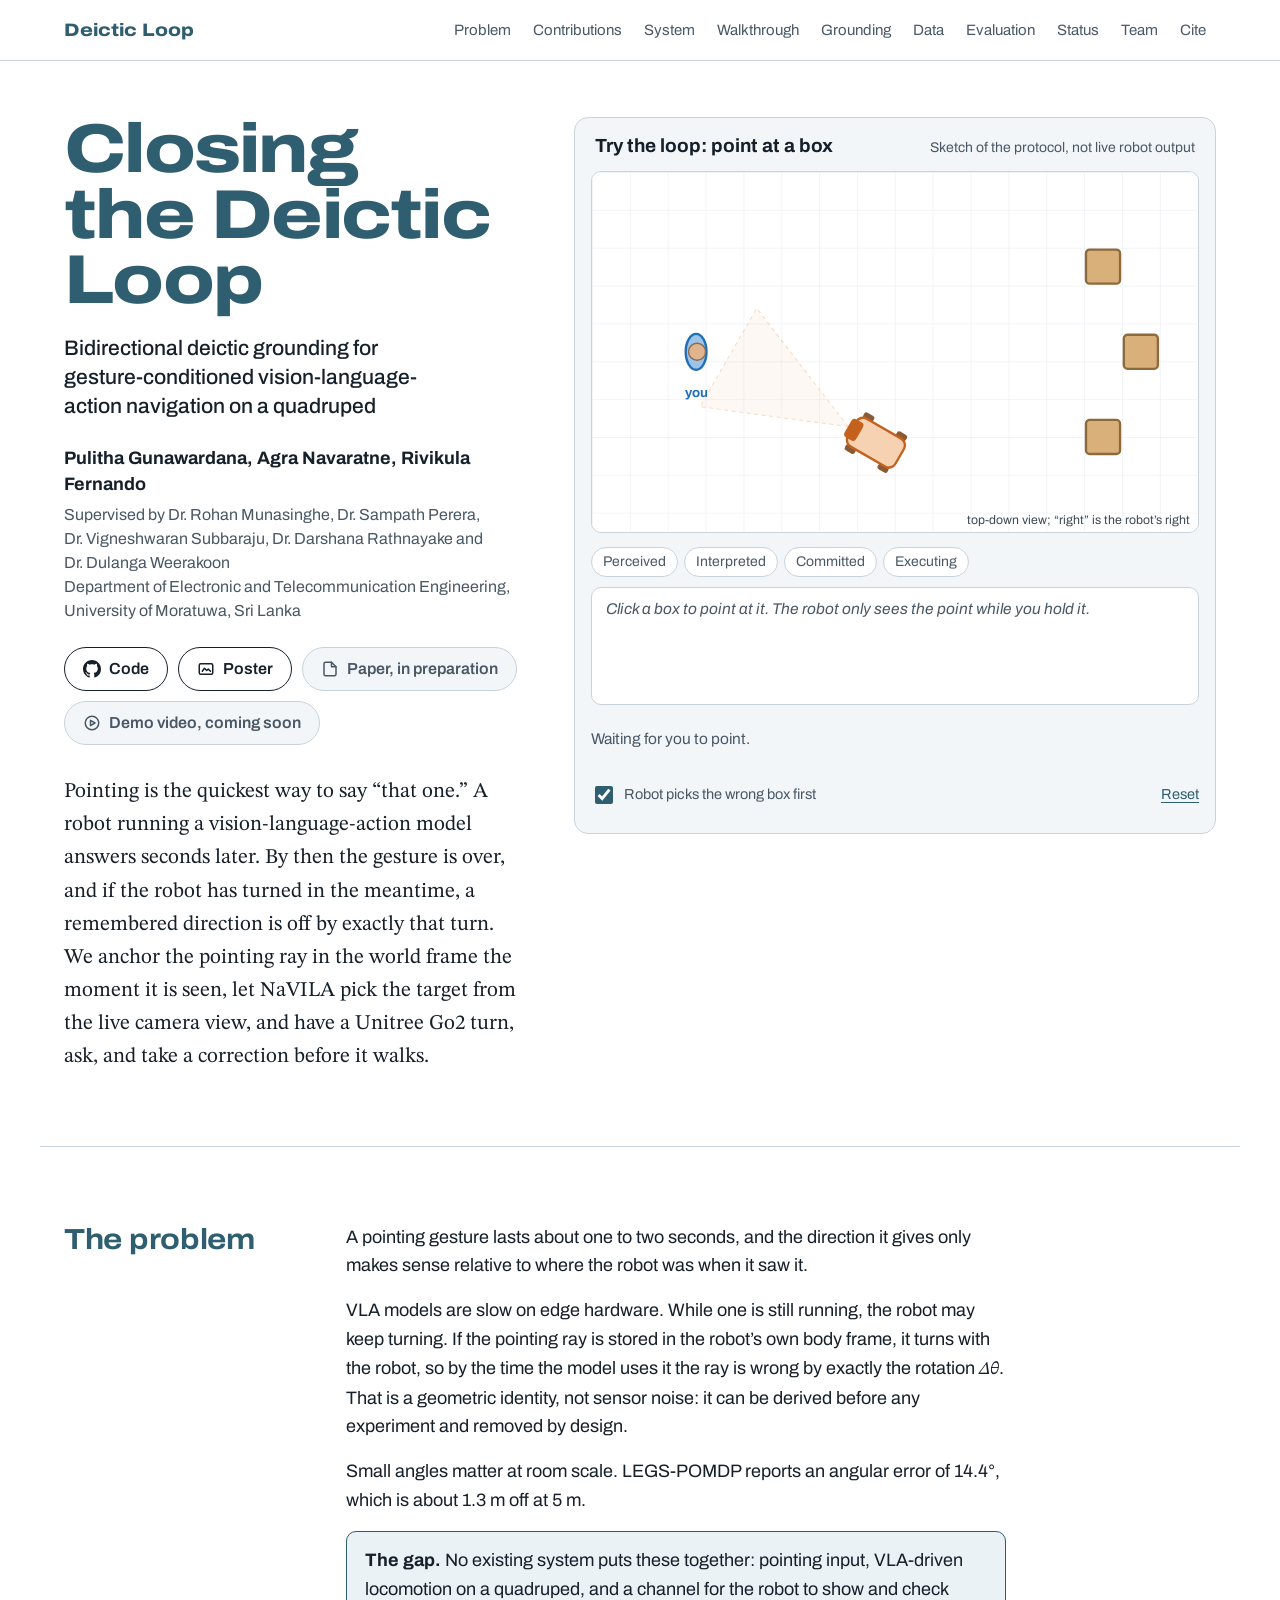
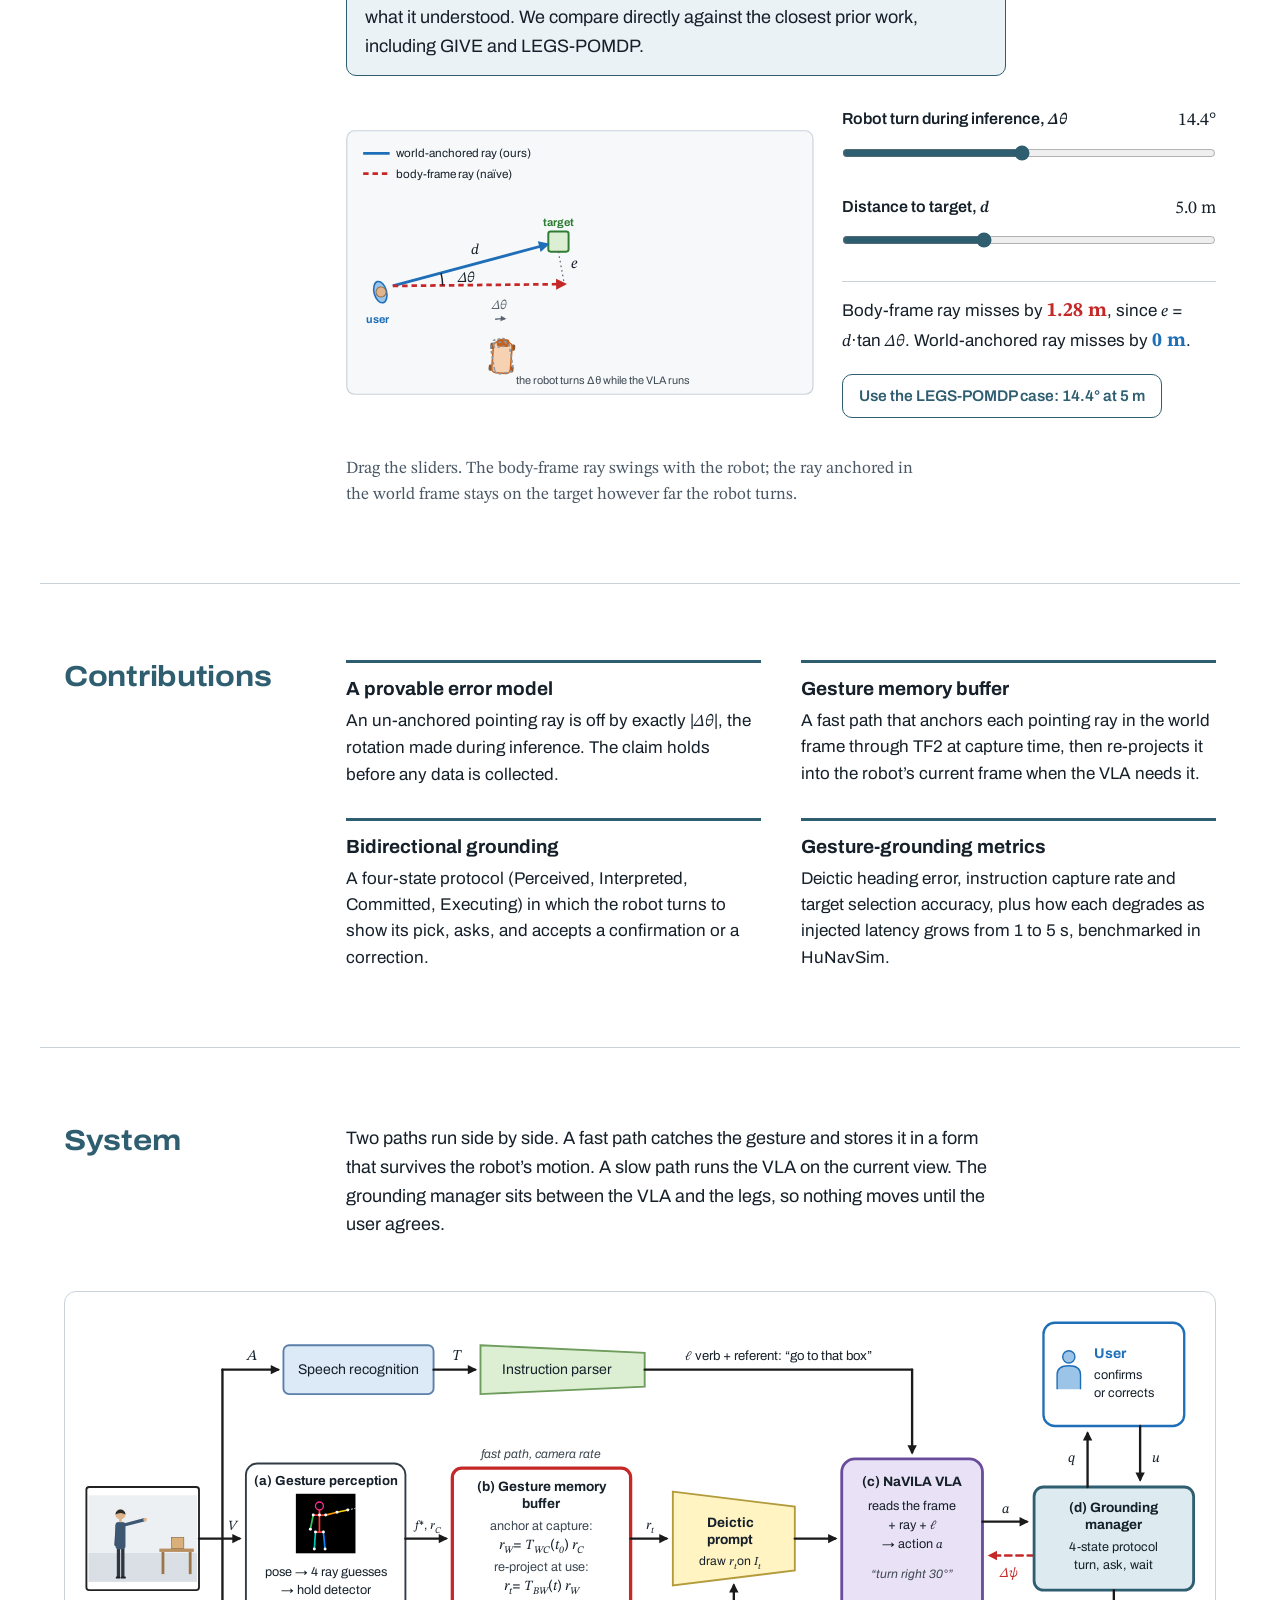
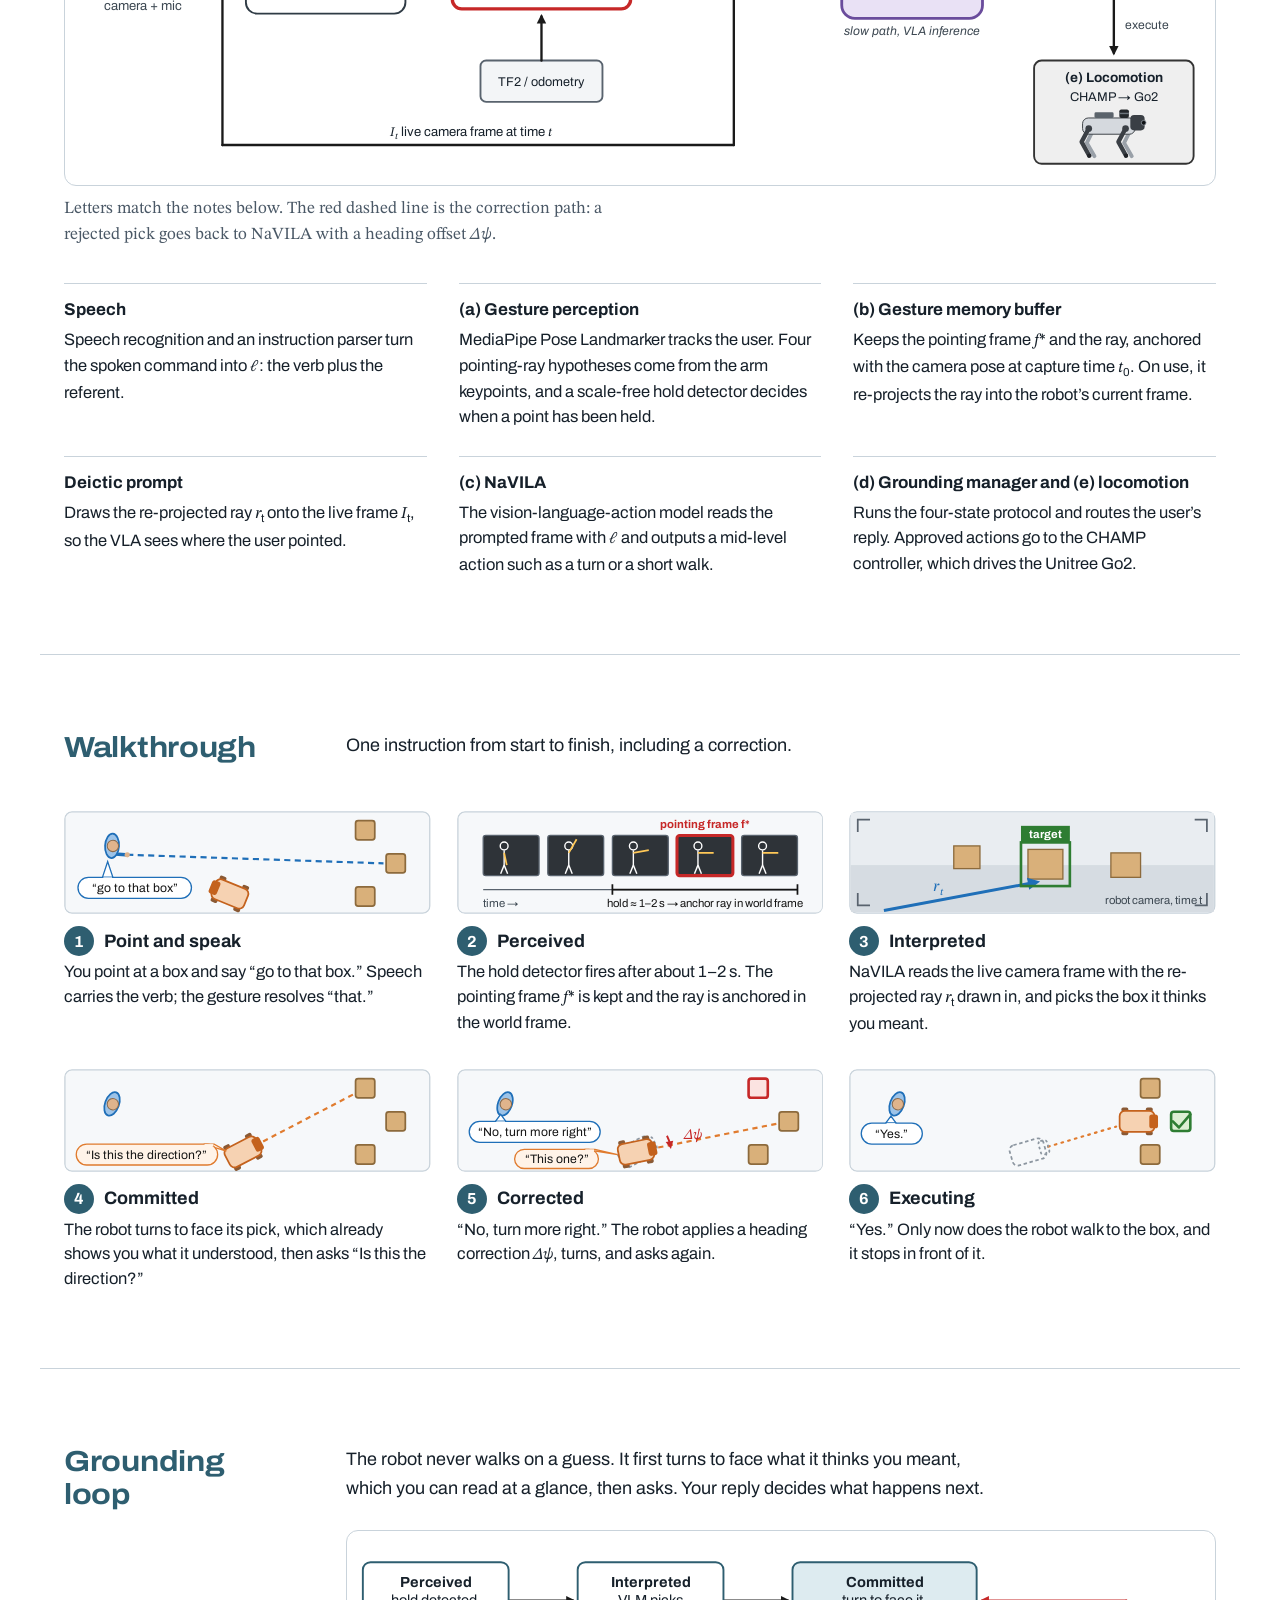
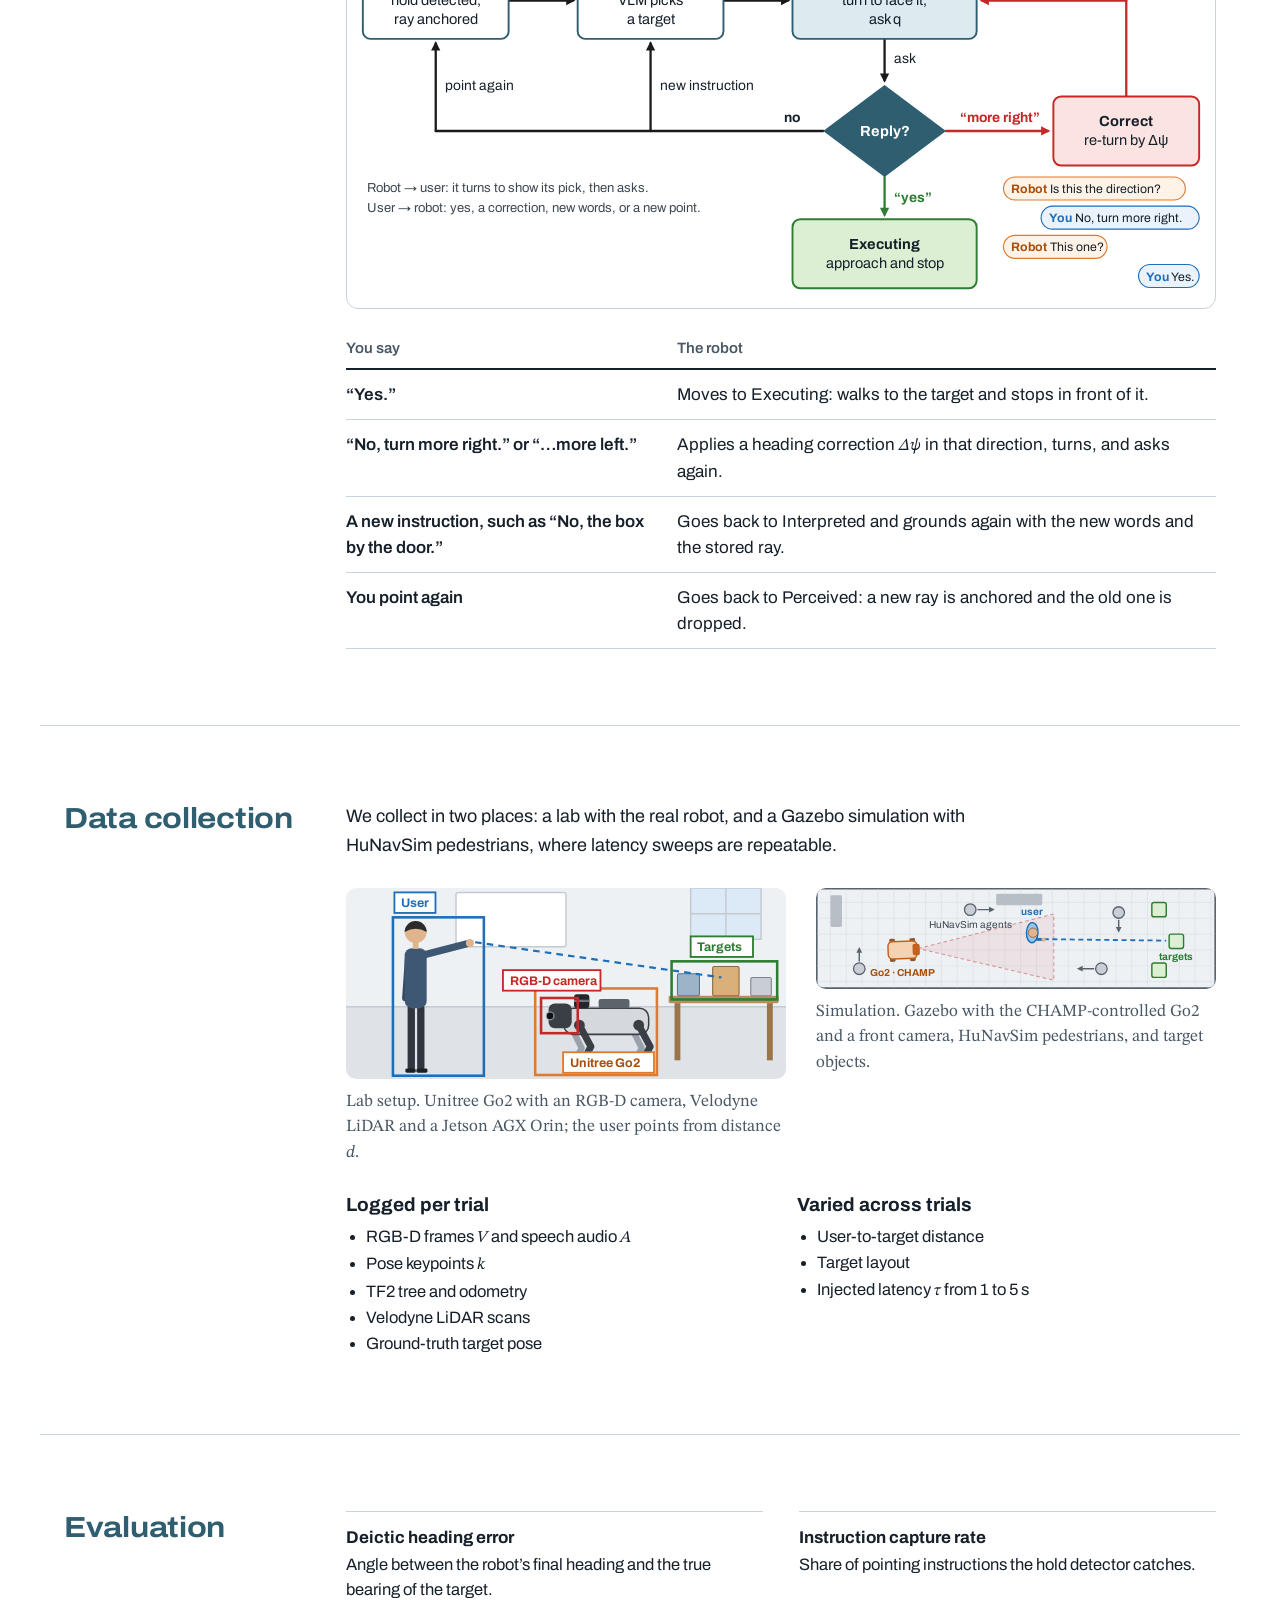
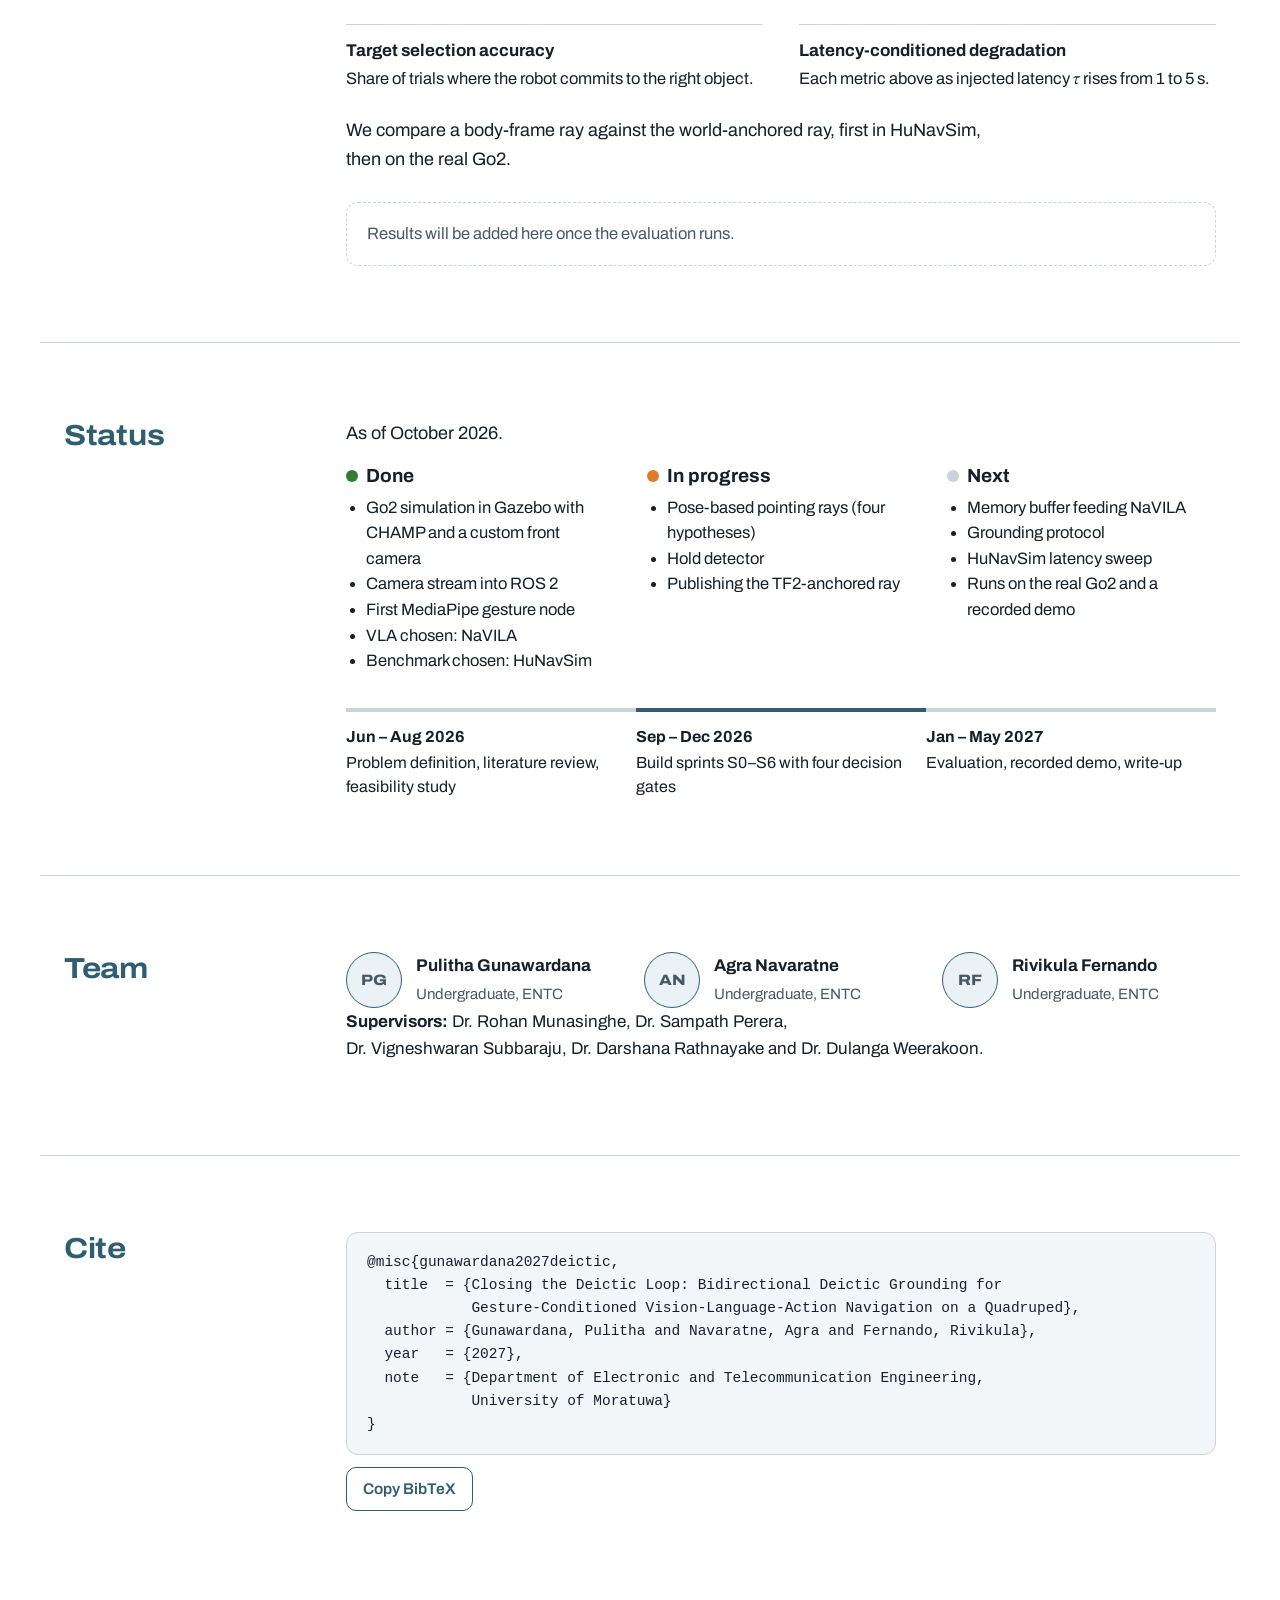
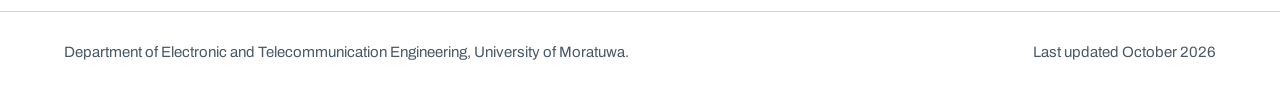
<file: docs/portfolio/index.html>
<!doctype html>
<html lang="en">
<head>
<meta charset="utf-8">
<meta name="viewport" content="width=device-width, initial-scale=1">
<title>Closing the Deictic Loop | Gesture-conditioned VLA navigation on a quadruped</title>
<meta name="description" content="A University of Moratuwa final-year project: a Unitree Go2 that follows pointing gestures through a vision-language-action model, anchors the pointing ray in the world frame, and checks its interpretation with the user before it moves.">
<meta property="og:title" content="Closing the Deictic Loop">
<meta property="og:description" content="Gesture-conditioned VLA navigation on a quadruped, with a robot-to-human grounding loop.">
<meta property="og:type" content="website">
<meta name="theme-color" content="#2E5E70">
<link rel="icon" href="data:image/svg+xml,%3Csvg xmlns='http://www.w3.org/2000/svg' viewBox='0 0 64 64'%3E%3Crect width='64' height='64' rx='14' fill='%232E5E70'/%3E%3Cpath d='M14 40 L40 22' stroke='%23fff' stroke-width='6' stroke-linecap='round' stroke-dasharray='8 7'/%3E%3Crect x='40' y='14' width='14' height='14' rx='2' fill='%23fff'/%3E%3C/svg%3E">
<link rel="preconnect" href="https://fonts.googleapis.com">
<link rel="preconnect" href="https://fonts.gstatic.com" crossorigin>
<link rel="stylesheet" href="https://fonts.googleapis.com/css2?family=Archivo:wdth,wght@75..125,400..800&amp;family=STIX+Two+Text:ital,wght@0,400;0,600;1,400&amp;display=swap">
<style>
:root{--ink:#16202A;--muted:#4A5866;--teal:#2E5E70;--teal-d:#1F4554;--wash:#EAF2F5;--rule:#C9D3DB;--well:#F3F6F8;
--blue:#1F6FB8;--orange:#E07B2E;--orange-t:#A84F0C;--green:#2E7D32;--red:#C62828;
--sans:'Archivo','Helvetica Neue',Helvetica,sans-serif;--serif:'STIX Two Text','Times New Roman',serif;
--mono:ui-monospace,SFMono-Regular,Menlo,Consolas,monospace;--max:1200px}
*{box-sizing:border-box}
html{scroll-padding-top:76px;color-scheme:light;-webkit-text-size-adjust:100%}
body{margin:0;background:#fff;color:var(--ink);font-family:var(--sans);font-size:18px;line-height:1.6;-webkit-font-smoothing:antialiased}
svg{max-width:100%}
.ill{display:block;width:100%;height:auto}
a{color:var(--teal);text-underline-offset:3px;text-decoration-thickness:1.5px}
a:hover{color:var(--teal-d)}
:focus-visible{outline:3px solid var(--teal);outline-offset:3px;border-radius:4px}
.skip{position:absolute;left:-9999px;top:10px;background:var(--ink);color:#fff;padding:10px 14px;border-radius:8px;z-index:50}
.skip:focus{left:10px}
i.m,.m{font-family:var(--serif);font-style:italic}
sub{font-size:.7em}

.topbar{position:sticky;top:0;z-index:20;background:rgba(255,255,255,.95);backdrop-filter:saturate(1.2) blur(8px);border-bottom:1px solid var(--rule)}
.topbar-in{max-width:var(--max);margin:0 auto;padding:0 24px;height:60px;display:flex;align-items:center;gap:20px}
.brand{font-weight:800;font-stretch:115%;font-size:18px;color:var(--teal);text-decoration:none;white-space:nowrap}
.nav{display:flex;gap:2px;overflow-x:auto;scrollbar-width:none;margin-left:auto}
.nav::-webkit-scrollbar{display:none}
.nav a{display:block;padding:8px 10px;font-size:15px;color:var(--muted);text-decoration:none;white-space:nowrap;border-radius:6px}
.nav a:hover{color:var(--ink);background:var(--well)}
@media (max-width:1100px){.nav{mask-image:linear-gradient(90deg,#000 90%,transparent)}}
@media (max-width:640px){.topbar-in{padding:0 14px;gap:12px}.brand{font-size:16px}}

.hero{max-width:var(--max);margin:0 auto;padding:56px 24px 72px;display:grid;grid-template-columns:minmax(0,5fr) minmax(0,7fr);gap:52px;align-items:start}
.hero h1{font-size:clamp(44px,5.4vw,76px);line-height:.95;font-weight:800;font-stretch:120%;letter-spacing:-.025em;color:var(--teal);margin:0 0 20px;text-wrap:balance}
.hero .sub{font-size:21px;line-height:1.38;font-weight:500;margin:0 0 24px;text-wrap:balance}
.authors{margin:0;font-weight:700;font-size:18px;line-height:1.45}
.affil{margin:6px 0 24px;color:var(--muted);font-size:16px;line-height:1.5}
.links{display:flex;flex-wrap:wrap;gap:10px;margin:0 0 30px;padding:0;list-style:none}
.btn{display:inline-flex;align-items:center;gap:8px;min-height:44px;padding:0 18px;border:1.5px solid var(--ink);border-radius:999px;color:var(--ink);text-decoration:none;font-weight:600;font-size:16px;background:#fff}
.btn svg{width:18px;height:18px;flex:none}
.btn:hover{background:var(--ink);color:#fff}
.btn[aria-disabled="true"]{border-color:var(--rule);color:var(--muted);background:var(--well);cursor:default}
.btn[aria-disabled="true"]:hover{background:var(--well);color:var(--muted)}
.lead{font-family:var(--serif);font-size:21px;line-height:1.58;margin:0;max-width:34em}
@media (max-width:980px){.hero{grid-template-columns:1fr;gap:36px;padding-top:36px}}

.demo{border:1.5px solid var(--rule);border-radius:14px;background:var(--well);padding:16px}
.demo-head{display:flex;justify-content:space-between;align-items:baseline;gap:6px 16px;flex-wrap:wrap;margin:0 4px 12px}
.demo-head h2{font-size:19px;line-height:1.3;margin:0;font-weight:700}
.demo-head p{margin:0;font-size:14px;color:var(--muted)}
.scene{display:block;width:100%;height:auto;border:1px solid var(--rule);border-radius:10px;background:#fff;touch-action:manipulation}
.tbox{cursor:pointer}
.tbox .face{fill:#D9B07A;stroke:#8C6A3C;stroke-width:2.5;transition:stroke-width .15s}
.tbox:hover .face{stroke-width:4}
.tbox:focus{outline:none}
.tbox:focus-visible .face{stroke:var(--teal);stroke-width:5}
.tbox.pick .face{stroke:var(--orange);stroke-width:4}
.tbox.reached .face{fill:#DDEFD3;stroke:var(--green);stroke-width:4}
#robot.think{animation:think 1s ease-in-out infinite}
@keyframes think{50%{opacity:.55}}
.chips{display:flex;flex-wrap:wrap;gap:6px;margin:14px 0 10px;padding:0;list-style:none}
.chip{font-size:14px;line-height:1;padding:7px 11px;border-radius:999px;border:1.5px solid var(--rule);color:var(--muted);background:#fff}
.chip.done{border-color:var(--teal);color:var(--teal)}
.chip.on{background:var(--teal);border-color:var(--teal);color:#fff}
.log{min-height:118px;margin:0;padding:10px 14px;list-style:none;background:#fff;border:1px solid var(--rule);border-radius:10px;font-size:15.5px;line-height:1.45}
.log li{margin:0 0 4px}
.log .you b{color:var(--blue)}
.log .bot b{color:var(--orange-t)}
.log .sys{color:var(--muted);font-style:italic}
.controls{display:flex;flex-wrap:wrap;gap:8px;align-items:center;margin-top:12px;min-height:44px}
.controls p{margin:0;font-size:15.5px;color:var(--muted)}
.reply{min-height:44px;padding:0 15px;border-radius:10px;border:1.5px solid var(--ink);background:#fff;color:var(--ink);font:inherit;font-size:15.5px;font-weight:600;cursor:pointer}
.reply.yes{border-color:var(--green);color:var(--green)}
.reply.no{border-color:var(--red);color:var(--red)}
.reply:hover{background:var(--ink);border-color:var(--ink);color:#fff}
.demo-foot{display:flex;flex-wrap:wrap;justify-content:space-between;align-items:center;gap:8px 16px;margin-top:12px;font-size:14.5px;color:var(--muted)}
.demo-foot label{display:flex;align-items:center;gap:8px;cursor:pointer;min-height:44px}
.demo-foot input{width:18px;height:18px;accent-color:var(--teal)}
.linkbtn{background:none;border:0;padding:0;min-height:44px;font:inherit;color:var(--teal);text-decoration:underline;text-underline-offset:3px;cursor:pointer}

.sec{max-width:var(--max);margin:0 auto;padding:76px 24px;border-top:1px solid var(--rule);display:grid;grid-template-columns:230px minmax(0,1fr);column-gap:52px}
.sec>h2{grid-column:1;margin:0;font-size:29px;line-height:1.15;font-weight:700;font-stretch:112%;letter-spacing:-.01em;color:var(--teal);text-wrap:balance}
.sec>.body{grid-column:2;min-width:0}
.sec>.wide{grid-column:1/-1;min-width:0;margin-top:36px}
.body>p{max-width:66ch;margin:0 0 16px}
.body h3{font-size:19px;line-height:1.3;margin:0 0 6px;font-weight:700}
@media (max-width:900px){.sec{grid-template-columns:1fr;padding:56px 20px}.sec>h2{margin-bottom:20px}.sec>.body{grid-column:1}}

figure{margin:28px 0 0}
figcaption{font-family:var(--serif);font-size:17px;line-height:1.5;color:var(--muted);margin-top:10px;max-width:72ch}
.scroll{overflow-x:auto;-webkit-overflow-scrolling:touch;border:1px solid var(--rule);border-radius:12px;background:#fff;padding:12px}
.scroll>svg{display:block;width:100%;height:auto;min-width:940px}
.scroll.narrow>svg{min-width:720px}
.hint{display:none;font-size:14px;color:var(--muted);margin:8px 0 0}
@media (max-width:900px){.hint{display:block}}

.gap{border:1.5px solid var(--teal);background:var(--wash);border-radius:10px;padding:14px 18px;max-width:66ch;margin:8px 0 0}
.gap p{margin:0}
.geo{display:grid;grid-template-columns:minmax(0,1.25fr) minmax(0,1fr);gap:28px;align-items:center;margin-top:30px}
.geo-controls{display:flex;flex-direction:column;gap:18px}
.geo-controls label{display:flex;justify-content:space-between;gap:12px;font-size:16px;font-weight:600}
.geo-controls output{font-family:var(--serif);font-weight:400;font-size:18px}
.geo-controls input[type=range]{width:100%;accent-color:var(--teal);height:28px;margin:4px 0 0}
.readout{margin:0;font-size:17px;line-height:1.5;border-top:1px solid var(--rule);padding-top:14px}
.readout b{font-family:var(--serif);font-size:20px}
.readout .bad{color:var(--red)}
.readout .ok{color:var(--blue)}
.ghost{align-self:flex-start;min-height:44px;padding:0 16px;border-radius:10px;border:1.5px solid var(--teal);background:#fff;color:var(--teal);font:inherit;font-size:15.5px;font-weight:600;cursor:pointer}
.ghost:hover{background:var(--teal);color:#fff}
@media (max-width:760px){.geo{grid-template-columns:1fr}}

.contrib{display:grid;grid-template-columns:repeat(2,minmax(0,1fr));gap:30px 40px;margin:0;padding:0;list-style:none}
.contrib li{border-top:3px solid var(--teal);padding-top:14px}
.contrib p{margin:0;font-size:17px;line-height:1.55}
@media (max-width:640px){.contrib{grid-template-columns:1fr}}

.stages{display:grid;grid-template-columns:repeat(3,minmax(0,1fr));gap:26px 32px;margin:34px 0 0;padding:0}
.stages div{border-top:1px solid var(--rule);padding-top:12px}
.stages dt{font-weight:700;font-size:17px;margin:0 0 4px}
.stages dd{margin:0;font-size:16.5px;line-height:1.55;color:var(--ink)}
@media (max-width:900px){.stages{grid-template-columns:repeat(2,minmax(0,1fr))}}
@media (max-width:560px){.stages{grid-template-columns:1fr}}

.steps{display:grid;grid-template-columns:repeat(3,minmax(0,1fr));gap:32px 26px;margin:0;padding:0;list-style:none}
.steps li{min-width:0}
.steps .ill{border-radius:8px}
.step-t{display:flex;align-items:center;gap:10px;margin:12px 0 4px}
.num{width:30px;height:30px;flex:none;border-radius:50%;background:var(--teal);color:#fff;font-weight:700;font-size:16px;display:flex;align-items:center;justify-content:center}
.step-t h3{margin:0;font-size:18px}
.steps p{margin:0;font-size:16.5px;line-height:1.5}
@media (max-width:900px){.steps{grid-template-columns:repeat(2,minmax(0,1fr))}}
@media (max-width:560px){.steps{grid-template-columns:1fr}}

.replies{width:100%;border-collapse:collapse;margin-top:28px;font-size:17px;line-height:1.5}
.replies th{text-align:left;font-size:15px;color:var(--muted);font-weight:600;padding:0 16px 8px 0;border-bottom:2px solid var(--ink)}
.replies td{vertical-align:top;padding:12px 16px 12px 0;border-bottom:1px solid var(--rule)}
.replies td:first-child{width:38%;font-weight:600}

.data{display:grid;grid-template-columns:minmax(0,1.1fr) minmax(0,1fr);gap:30px;margin-top:28px}
.data figure{margin:0}
.data .ill{border-radius:10px}
.lists{display:grid;grid-template-columns:repeat(2,minmax(0,1fr));gap:20px 32px;margin-top:28px}
.lists ul{margin:0;padding-left:20px;font-size:16.5px;line-height:1.6}
@media (max-width:760px){.data,.lists{grid-template-columns:1fr}}

.metrics{margin:0;display:grid;grid-template-columns:repeat(2,minmax(0,1fr));gap:22px 36px}
.metrics div{border-top:1px solid var(--rule);padding-top:12px}
.metrics dt{font-weight:700;font-size:17px}
.metrics dd{margin:2px 0 0;font-size:16.5px;line-height:1.5}
.pending{margin-top:28px;border:1.5px dashed var(--rule);border-radius:12px;padding:18px 20px;color:var(--muted);font-size:16.5px}
@media (max-width:640px){.metrics{grid-template-columns:1fr}}

.status{display:grid;grid-template-columns:repeat(3,minmax(0,1fr));gap:24px 32px;margin-top:6px}
.status h3{display:flex;align-items:center;gap:8px}
.dot{width:12px;height:12px;border-radius:50%;flex:none}
.status ul{margin:0;padding-left:20px;font-size:16.5px;line-height:1.55}
.timeline{list-style:none;margin:34px 0 0;padding:0;display:grid;grid-template-columns:repeat(3,minmax(0,1fr));gap:0}
.timeline li{border-top:4px solid var(--rule);padding:12px 18px 0 0;position:relative}
.timeline li.now{border-top-color:var(--teal)}
.timeline time{display:block;font-weight:700;font-size:16px}
.timeline p{margin:2px 0 0;font-size:16px;line-height:1.5;color:var(--ink)}
@media (max-width:760px){.status,.timeline{grid-template-columns:1fr}.timeline li{padding-bottom:16px}}

.team{display:grid;grid-template-columns:repeat(3,minmax(0,1fr));gap:24px;margin:0;padding:0;list-style:none}
.person{display:flex;align-items:center;gap:14px}
.avatar{width:56px;height:56px;border-radius:50%;flex:none;background:var(--wash);border:1.5px solid var(--teal);color:var(--teal);font-weight:800;font-stretch:115%;display:flex;align-items:center;justify-content:center;font-size:19px}
.person b{display:block;font-size:17px}
.person span{font-size:15px;color:var(--muted)}
.sup{margin-top:24px;font-size:17px}
@media (max-width:760px){.team{grid-template-columns:1fr}}

.cite{position:relative}
.cite pre{margin:0;background:var(--well);border:1px solid var(--rule);border-radius:12px;padding:18px 20px;overflow-x:auto;font-family:var(--mono);font-size:14.5px;line-height:1.6}
.cite button{margin-top:12px}

.foot{border-top:1px solid var(--rule);margin-top:24px}
.foot-in{max-width:var(--max);margin:0 auto;padding:28px 24px 40px;display:flex;flex-wrap:wrap;justify-content:space-between;gap:10px 24px;font-size:15px;color:var(--muted)}
.foot p{margin:0}
@media (prefers-reduced-motion:reduce){*{animation:none!important;transition:none!important}html{scroll-behavior:auto}}
</style>
</head>
<body>
<a class="skip" href="#main">Skip to content</a>
<header class="topbar">
  <div class="topbar-in">
    <a class="brand" href="#top">Deictic Loop</a>
    <nav class="nav" aria-label="Sections">
      <a href="#problem">Problem</a><a href="#contributions">Contributions</a><a href="#system">System</a>
      <a href="#walkthrough">Walkthrough</a><a href="#grounding">Grounding</a><a href="#data">Data</a>
      <a href="#evaluation">Evaluation</a><a href="#status">Status</a><a href="#team">Team</a><a href="#cite">Cite</a>
    </nav>
  </div>
</header>

<main id="main">
<section class="hero" id="top">
  <div>
    <h1>Closing the Deictic Loop</h1>
    <p class="sub">Bidirectional deictic grounding for gesture-conditioned vision-language-action navigation on a quadruped</p>
    <p class="authors">Pulitha Gunawardana, Agra Navaratne, Rivikula Fernando</p>
    <p class="affil">Supervised by Dr.&nbsp;Rohan&nbsp;Munasinghe, Dr.&nbsp;Sampath&nbsp;Perera, Dr.&nbsp;Vigneshwaran&nbsp;Subbaraju, Dr.&nbsp;Darshana&nbsp;Rathnayake and Dr.&nbsp;Dulanga&nbsp;Weerakoon<br>Department of Electronic and Telecommunication Engineering, University of Moratuwa, Sri Lanka</p>
    <ul class="links">
      <li><a class="btn" href="https://github.com/silveradium/Diectic-VLA-FYP"><svg viewBox="0 0 16 16" aria-hidden="true"><path fill="currentColor" d="M8 0C3.58 0 0 3.58 0 8c0 3.54 2.29 6.53 5.47 7.59.4.07.55-.17.55-.38 0-.19-.01-.82-.01-1.49-2.01.37-2.53-.49-2.69-.94-.09-.23-.48-.94-.82-1.13-.28-.15-.68-.52-.01-.53.63-.01 1.08.58 1.23.82.72 1.21 1.87.87 2.33.66.07-.52.28-.87.51-1.07-1.78-.2-3.64-.89-3.64-3.95 0-.87.31-1.59.82-2.15-.08-.2-.36-1.02.08-2.12 0 0 .67-.21 2.2.82.64-.18 1.32-.27 2-.27.68 0 1.36.09 2 .27 1.53-1.04 2.2-.82 2.2-.82.44 1.1.16 1.92.08 2.12.51.56.82 1.27.82 2.15 0 3.07-1.87 3.75-3.65 3.95.29.25.54.73.54 1.48 0 1.07-.01 1.93-.01 2.2 0 .21.15.46.55.38A8.013 8.013 0 0016 8c0-4.42-3.58-8-8-8z"></path></svg>Code</a></li>
      <li><a class="btn" href="assets/Poster_A1_landscape.pdf"><svg viewBox="0 0 24 24" aria-hidden="true" fill="none" stroke="currentColor" stroke-width="2" stroke-linecap="round" stroke-linejoin="round"><rect x="3" y="5" width="18" height="14" rx="2"></rect><path d="M7 15l3-4 3 3 2-2 3 3"></path></svg>Poster</a></li>
      <li><a class="btn" aria-disabled="true" role="link"><svg viewBox="0 0 24 24" aria-hidden="true" fill="none" stroke="currentColor" stroke-width="2" stroke-linecap="round" stroke-linejoin="round"><path d="M14 3H6a2 2 0 0 0-2 2v14a2 2 0 0 0 2 2h12a2 2 0 0 0 2-2V9z"></path><path d="M14 3v6h6"></path></svg>Paper, in preparation</a></li>
      <li><a class="btn" aria-disabled="true" role="link"><svg viewBox="0 0 24 24" aria-hidden="true" fill="none" stroke="currentColor" stroke-width="2" stroke-linecap="round" stroke-linejoin="round"><circle cx="12" cy="12" r="9"></circle><path d="M10 8.5v7l6-3.5z"></path></svg>Demo video, coming soon</a></li>
    </ul>
    <p class="lead">Pointing is the quickest way to say “that one.” A robot running a vision-language-action model answers seconds later. By then the gesture is over, and if the robot has turned in the meantime, a remembered direction is off by exactly that turn. We anchor the pointing ray in the world frame the moment it is seen, let NaVILA pick the target from the live camera view, and have a Unitree Go2 turn, ask, and take a correction before it walks.</p>
  </div>

  <div class="demo" aria-labelledby="demoT">
    <div class="demo-head">
      <h2 id="demoT">Try the loop: point at a box</h2>
      <p>Sketch of the protocol, not live robot output</p>
    </div>
    <svg id="scene" class="scene" viewBox="0 0 640 380" role="group" aria-label="Top-down room: you, the robot, and three boxes you can point at"><defs><pattern id="grid" width="40" height="40" patternUnits="userSpaceOnUse"><path d="M 40 0 L 0 0 0 40" fill="none" stroke="#E3E8ED" stroke-width="1"></path></pattern><marker id="hr" orient="auto" markerWidth="4" markerHeight="4" refX="3" refY="2" overflow="visible" markerUnits="strokeWidth"><path d="M0 0 L4 2 L0 4 Z" fill="#C62828"></path></marker></defs><rect x="0" y="0" width="640" height="380" fill="#FFFFFF"></rect><rect x="0" y="0" width="640" height="380" fill="url(#grid)"></rect><g class="tbox" data-k="0" tabindex="0" role="button" aria-label="Point at the top box"><rect class="hit" x="506" y="66" width="68" height="68" fill="transparent"></rect><rect class="face" x="522" y="82" width="36" height="36" rx="4"></rect></g><g class="tbox" data-k="1" tabindex="0" role="button" aria-label="Point at the middle box"><rect class="hit" x="546" y="156" width="68" height="68" fill="transparent"></rect><rect class="face" x="562" y="172" width="36" height="36" rx="4"></rect></g><g class="tbox" data-k="2" tabindex="0" role="button" aria-label="Point at the bottom box"><rect class="hit" x="506" y="246" width="68" height="68" fill="transparent"></rect><rect class="face" x="522" y="262" width="36" height="36" rx="4"></rect></g><line id="ray" x1="0" y1="0" x2="0" y2="0" stroke="#1F6FB8" stroke-width="3" stroke-dasharray="9 7" opacity="0"></line><text id="rayTag" x="0" y="0" font-family="Archivo, Helvetica Neue, sans-serif" font-size="13" font-weight="700" fill="#1F6FB8" opacity="0">anchored ray</text><line id="heading" x1="0" y1="0" x2="0" y2="0" stroke="#E07B2E" stroke-width="3" stroke-dasharray="7 6" opacity="0"></line><path id="arc" d="" fill="none" stroke="#C62828" stroke-width="3" marker-end="url(#hr)" opacity="0"></path><text id="arcTag" x="0" y="0" font-family="STIX Two Text, Times New Roman, serif" font-style="italic" font-size="20" fill="#C62828" opacity="0">Δψ</text><circle id="ring" cx="110" cy="190" r="34" fill="none" stroke="#2E5E70" stroke-width="4" stroke-dasharray="213.6" stroke-dashoffset="213.6" transform="rotate(-90 110 190)" opacity="0"></circle><g id="user" transform="translate(110 190) rotate(0)"><g id="arm" opacity="0"><path d="M 2 13 L 34 13" stroke="#1F6FB8" stroke-width="6" stroke-linecap="round"></path><circle cx="37" cy="13" r="4.5" fill="#E0B48C"></circle></g><ellipse cx="0" cy="0" rx="11" ry="19" fill="#9CC3E8" stroke="#1F6FB8" stroke-width="2.5"></ellipse><circle cx="1" cy="0" r="9" fill="#E0B48C" stroke="#8A6A4C" stroke-width="1.5"></circle></g><text x="110" y="238" text-anchor="middle" font-family="Archivo, Helvetica Neue, sans-serif" font-size="14" font-weight="700" fill="#1F6FB8">you</text><g id="robot" transform="translate(300 286) rotate(-150)"><path d="M 34 0 L 180 -60 L 180 60 Z" fill="#E07B2E" fill-opacity="0.05" stroke="#E07B2E" stroke-opacity="0.28" stroke-dasharray="4 4"></path><rect x="-26" y="-23" width="12" height="7" rx="2.5" fill="#8A5A35"></rect><rect x="14" y="-23" width="12" height="7" rx="2.5" fill="#8A5A35"></rect><rect x="-26" y="16" width="12" height="7" rx="2.5" fill="#8A5A35"></rect><rect x="14" y="16" width="12" height="7" rx="2.5" fill="#8A5A35"></rect><rect x="-29" y="-17" width="58" height="34" rx="8" fill="#F6D2B2" stroke="#C4621D" stroke-width="2.5"></rect><rect x="20" y="-11" width="14" height="22" rx="4" fill="#C4621D"></rect><circle id="flash" cx="34" cy="0" r="6" fill="#FFFFFF" stroke="#E07B2E" stroke-width="2" opacity="0"></circle></g><g id="bubble" opacity="0"><rect id="bubbleBox" x="190" y="330" width="220" height="30" rx="15" fill="#FFF3E8" stroke="#E07B2E" stroke-width="1.8"></rect><text id="bubbleText" x="300" y="350" text-anchor="middle" font-family="Archivo, Helvetica Neue, sans-serif" font-size="15" fill="#16202A">Is this the direction?</text></g><text x="632" y="372" text-anchor="end" font-family="Archivo, Helvetica Neue, sans-serif" font-size="13" fill="#3D4852">top-down view; “right” is the robot’s right</text></svg>
    <ol class="chips" aria-label="Protocol state">
      <li class="chip">Perceived</li><li class="chip">Interpreted</li><li class="chip">Committed</li><li class="chip">Executing</li>
    </ol>
    <ul class="log" id="log" aria-live="polite"></ul>
    <div class="controls" id="controls"></div>
    <div class="demo-foot">
      <label><input type="checkbox" id="mistake" checked>Robot picks the wrong box first</label>
      <button type="button" class="linkbtn" id="demoReset">Reset</button>
    </div>
  </div>
</section>

<section class="sec" id="problem" aria-labelledby="h-problem">
  <h2 id="h-problem">The problem</h2>
  <div class="body">
    <p>A pointing gesture lasts about one to two seconds, and the direction it gives only makes sense relative to where the robot was when it saw it.</p>
    <p>VLA models are slow on edge hardware. While one is still running, the robot may keep turning. If the pointing ray is stored in the robot’s own body frame, it turns with the robot, so by the time the model uses it the ray is wrong by exactly the rotation <i class="m">Δθ</i>. That is a geometric identity, not sensor noise: it can be derived before any experiment and removed by design.</p>
    <p>Small angles matter at room scale. LEGS-POMDP reports an angular error of 14.4°, which is about 1.3 m off at 5 m.</p>
    <div class="gap"><p><b>The gap.</b> No existing system puts these together: pointing input, VLA-driven locomotion on a quadruped, and a channel for the robot to show and check what it understood. We compare directly against the closest prior work, including GIVE and LEGS-POMDP.</p></div>
    <figure class="geo">
      <svg id="geo" class="ill" viewBox="0 0 600 340" role="img" aria-label="Top-down sketch of the pointing ray: the body-frame ray rotates with the robot and misses the target; the world-anchored ray stays on it."><defs><marker id="gb" orient="auto" markerWidth="4" markerHeight="4" refX="3" refY="2" overflow="visible" markerUnits="strokeWidth"><path d="M0 0 L4 2 L0 4 Z" fill="#1F6FB8"></path></marker><marker id="gr" orient="auto" markerWidth="4" markerHeight="4" refX="3" refY="2" overflow="visible" markerUnits="strokeWidth"><path d="M0 0 L4 2 L0 4 Z" fill="#C62828"></path></marker><marker id="gk" orient="auto" markerWidth="4" markerHeight="4" refX="3" refY="2" overflow="visible" markerUnits="strokeWidth"><path d="M0 0 L4 2 L0 4 Z" fill="#59636E"></path></marker></defs><rect x="1" y="1" width="598" height="338" rx="10" fill="#F6F8FA" stroke="#C9D3DB" stroke-width="1.5"></rect><line x1="22" y1="30" x2="56" y2="30" stroke="#1F6FB8" stroke-width="3.5"></line><text x="64" y="35" text-anchor="start" font-family="Archivo, Helvetica Neue, sans-serif" font-size="15" font-weight="400" fill="#16202A">world-anchored ray (ours)</text><line x1="22" y1="56" x2="56" y2="56" stroke="#C62828" stroke-width="3.5" stroke-dasharray="7 5"></line><text x="64" y="61" text-anchor="start" font-family="Archivo, Helvetica Neue, sans-serif" font-size="15" font-weight="400" fill="#16202A">body-frame ray (naïve)</text><rect id="gT" x="0" y="0" width="26" height="26" rx="3" fill="#DDEFD3" stroke="#2E7D32" stroke-width="2.5"></rect><text id="gTl" x="0" y="0" text-anchor="middle" font-family="Archivo, Helvetica Neue, sans-serif" font-size="14" font-weight="700" fill="#2E7D32">target</text><line id="gTrue" x1="60" y1="200" x2="0" y2="0" stroke="#1F6FB8" stroke-width="3.5" marker-end="url(#gb)"></line><line id="gWrong" x1="60" y1="200" x2="0" y2="0" stroke="#C62828" stroke-width="3.5" stroke-dasharray="7 5" marker-end="url(#gr)"></line><line id="gMiss" x1="0" y1="0" x2="0" y2="0" stroke="#59636E" stroke-width="1.6" stroke-dasharray="2 4"></line><text id="gE" x="0" y="0" font-family="STIX Two Text, Times New Roman, serif" font-style="italic" font-size="20" fill="#16202A">e</text><path id="gArc" d="" fill="none" stroke="#16202A" stroke-width="1.8"></path><text id="gTh" x="0" y="0" font-family="STIX Two Text, Times New Roman, serif" font-style="italic" font-size="19" fill="#16202A">Δθ</text><text id="gD" x="0" y="0" font-family="STIX Two Text, Times New Roman, serif" font-style="italic" font-size="19" fill="#16202A">d</text><g transform="translate(44 208) rotate(-15)"><ellipse cx="0" cy="0" rx="8" ry="14" fill="#9CC3E8" stroke="#1F6FB8" stroke-width="2"></ellipse><circle cx="1" cy="0" r="6.5" fill="#E0B48C" stroke="#8A6A4C" stroke-width="1.2"></circle></g><text x="40" y="248" text-anchor="middle" font-family="Archivo, Helvetica Neue, sans-serif" font-size="14" font-weight="700" fill="#1F6FB8">user</text><g id="gRob"><g transform="translate(0 0) rotate(0)"><rect x="-18" y="-16" width="8" height="5" rx="2" fill="#8A5A35"></rect><rect x="10" y="-16" width="8" height="5" rx="2" fill="#8A5A35"></rect><rect x="-18" y="11" width="8" height="5" rx="2" fill="#8A5A35"></rect><rect x="10" y="11" width="8" height="5" rx="2" fill="#8A5A35"></rect><rect x="-20" y="-12" width="40" height="24" rx="6" fill="#F6D2B2" stroke="#C4621D" stroke-width="2"></rect><rect x="14" y="-8" width="10" height="16" rx="3" fill="#C4621D"></rect></g></g><g transform="translate(200 292) rotate(-100)"><rect x="-20" y="-12" width="40" height="24" rx="6" fill="none" stroke="#8C96A0" stroke-width="2" stroke-dasharray="4 3"></rect><rect x="14" y="-8" width="10" height="16" rx="3" fill="none" stroke="#8C96A0" stroke-width="2" stroke-dasharray="3 3"></rect></g><text id="gRth" x="0" y="0" text-anchor="middle" font-family="STIX Two Text, Times New Roman, serif" font-style="italic" font-size="17" fill="#59636E">Δθ</text><path id="gRarc" d="" fill="none" stroke="#59636E" stroke-width="1.8" marker-end="url(#gk)"></path><text x="330" y="326" text-anchor="middle" font-family="Archivo, Helvetica Neue, sans-serif" font-size="14" font-weight="400" fill="#3D4852">the robot turns Δθ while the VLA runs</text></svg>
      <div class="geo-controls">
        <div><label for="dth"><span>Robot turn during inference, <i class="m">Δθ</i></span><output id="dthOut" for="dth">14.4°</output></label>
        <input type="range" id="dth" min="0" max="30" step="0.1" value="14.4"></div>
        <div><label for="dist"><span>Distance to target, <i class="m">d</i></span><output id="distOut" for="dist">5.0 m</output></label>
        <input type="range" id="dist" min="2" max="10" step="0.5" value="5"></div>
        <p class="readout" aria-live="polite">Body-frame ray misses by <b class="bad" id="missOut">1.28 m</b>, since <i class="m">e</i> = <i class="m">d</i>·tan <i class="m">Δθ</i>. World-anchored ray misses by <b class="ok" id="missOut2">0 m</b>.</p>
        <button type="button" class="ghost" id="preset">Use the LEGS-POMDP case: 14.4° at 5 m</button>
      </div>
      <figcaption style="grid-column:1/-1">Drag the sliders. The body-frame ray swings with the robot; the ray anchored in the world frame stays on the target however far the robot turns.</figcaption>
    </figure>
  </div>
</section>

<section class="sec" id="contributions" aria-labelledby="h-contrib">
  <h2 id="h-contrib">Contributions</h2>
  <div class="body">
    <ul class="contrib">
      <li><h3>A provable error model</h3><p>An un-anchored pointing ray is off by exactly |<i class="m">Δθ</i>|, the rotation made during inference. The claim holds before any data is collected.</p></li>
      <li><h3>Gesture memory buffer</h3><p>A fast path that anchors each pointing ray in the world frame through TF2 at capture time, then re-projects it into the robot’s current frame when the VLA needs it.</p></li>
      <li><h3>Bidirectional grounding</h3><p>A four-state protocol (Perceived, Interpreted, Committed, Executing) in which the robot turns to show its pick, asks, and accepts a confirmation or a correction.</p></li>
      <li><h3>Gesture-grounding metrics</h3><p>Deictic heading error, instruction capture rate and target selection accuracy, plus how each degrades as injected latency grows from 1 to 5 s, benchmarked in HuNavSim.</p></li>
    </ul>
  </div>
</section>

<section class="sec" id="system" aria-labelledby="h-system">
  <h2 id="h-system">System</h2>
  <div class="body">
    <p>Two paths run side by side. A fast path catches the gesture and stores it in a form that survives the robot’s motion. A slow path runs the VLA on the current view. The grounding manager sits between the VLA and the legs, so nothing moves until the user agrees.</p>
  </div>
  <figure class="wide">
    <div class="scroll"><svg viewBox="0 0 1200 500" role="img" aria-labelledby="archT"><title id="archT">System architecture: speech and video inputs feed gesture perception, the gesture memory buffer, a deictic prompt, NaVILA, the grounding manager with a question-and-reply loop to the user, and locomotion on the Go2.</title><defs><marker id="ak" orient="auto" markerWidth="4" markerHeight="4" refX="3" refY="2" overflow="visible" markerUnits="strokeWidth"><path d="M0 0 L4 2 L0 4 Z" fill="#1A1A1A"></path></marker><marker id="ar" orient="auto" markerWidth="4" markerHeight="4" refX="3" refY="2" overflow="visible" markerUnits="strokeWidth"><path d="M0 0 L4 2 L0 4 Z" fill="#C62828"></path></marker></defs><line x1="155" y1="70" x2="155" y2="470" stroke="#1A1A1A" stroke-width="2.5" stroke-linecap="round"></line><line x1="155" y1="70" x2="214" y2="70" stroke="#1A1A1A" stroke-width="2.5" marker-end="url(#ak)" stroke-linecap="round"></line><rect x="220" y="44" width="160" height="52" rx="6" fill="#DCE9F6" stroke="#5B7FA8" stroke-width="2"></rect><text x="300" y="75" text-anchor="middle" font-family="Archivo, Helvetica Neue, sans-serif" font-size="15" font-weight="400" fill="#16202A">Speech recognition</text><line x1="380" y1="70" x2="424" y2="70" stroke="#1A1A1A" stroke-width="2.5" marker-end="url(#ak)" stroke-linecap="round"></line><polygon points="430,44 605,52 605,88 430,96" fill="#DDEFD3" stroke="#6E9C5C" stroke-width="2"></polygon><text x="512" y="75" text-anchor="middle" font-family="Archivo, Helvetica Neue, sans-serif" font-size="15" font-weight="400" fill="#16202A">Instruction parser</text><line x1="605" y1="70" x2="890" y2="70" stroke="#1A1A1A" stroke-width="2.5" stroke-linecap="round"></line><line x1="890" y1="70" x2="890" y2="158" stroke="#1A1A1A" stroke-width="2.5" marker-end="url(#ak)" stroke-linecap="round"></line><text x="186" y="60" text-anchor="middle" font-family="STIX Two Text, Times New Roman, serif" font-size="16" font-weight="400" fill="#16202A" font-style="italic">A</text><text x="404" y="60" text-anchor="middle" font-family="STIX Two Text, Times New Roman, serif" font-size="16" font-weight="400" fill="#16202A" font-style="italic">T</text><text x="748" y="60" text-anchor="middle" font-family="Archivo, Helvetica Neue, sans-serif" font-size="14" font-weight="400" fill="#16202A"><tspan font-family="STIX Two Text, Times New Roman, serif" font-style="italic">ℓ</tspan>  verb + referent: “go to that box”</text><rect x="10" y="195" width="120" height="110" rx="3" fill="#FFFFFF" stroke="#222222" stroke-width="2"></rect><svg x="12" y="197" width="116" height="106" viewBox="0 0 196 156" preserveAspectRatio="xMidYMid meet"><rect x="0" y="0" width="196" height="104" fill="#EDF0F3"></rect><rect x="0" y="104" width="196" height="52" fill="#DADFE5"></rect><rect x="128" y="96" width="62" height="6" fill="#B98E5E"></rect><rect x="132" y="102" width="5" height="40" fill="#9C7449"></rect><rect x="181" y="102" width="5" height="40" fill="#9C7449"></rect><rect x="150" y="76" width="22" height="20" fill="#D9B07A" stroke="#8C6A3C" stroke-width="1.2"></rect><g transform="translate(58 150) scale(0.6 0.6)"><rect x="-11" y="-92" width="10" height="88" rx="3" fill="#2F3640"></rect><rect x="2" y="-92" width="10" height="88" rx="3" fill="#2F3640"></rect><rect x="-14" y="-6" width="14" height="6" rx="2" fill="#1C1F24"></rect><rect x="1" y="-6" width="15" height="6" rx="2" fill="#1C1F24"></rect><path d="M -10 -160 L -14 -102" stroke="#34495E" stroke-width="9" stroke-linecap="round" fill="none"></path><rect x="-15" y="-170" width="30" height="82" rx="10" fill="#3E5873"></rect><rect x="-4" y="-179" width="8" height="10" fill="#E0B48C"></rect><circle cx="0" cy="-192" r="15" fill="#E0B48C"></circle><path d="M -15 -192 A 15 15 0 0 1 15 -192 Q 0 -201 -15 -192 Z" fill="#2B2B2B"></path><path d="M 8 -160 L 70 -176" stroke="#3E5873" stroke-width="10" stroke-linecap="round" fill="none"></path><circle cx="74" cy="-177" r="5.5" fill="#E0B48C"></circle></g></svg><text x="70" y="326" text-anchor="middle" font-family="Archivo, Helvetica Neue, sans-serif" font-size="14" font-weight="400" fill="#3D4852">camera + mic</text><line x1="130" y1="250" x2="173" y2="250" stroke="#1A1A1A" stroke-width="2.5" marker-end="url(#ak)" stroke-linecap="round"></line><text x="166" y="241" text-anchor="middle" font-family="STIX Two Text, Times New Roman, serif" font-size="15" font-weight="400" fill="#16202A" font-style="italic">V</text><rect x="180" y="170" width="170" height="160" rx="12" fill="#FFFFFF" stroke="#2F3B45" stroke-width="2"></rect><text x="265" y="193" text-anchor="middle" font-family="Archivo, Helvetica Neue, sans-serif" font-size="14" font-weight="700" fill="#16202A">(a) Gesture perception</text><svg x="233" y="202" width="64" height="64" viewBox="0 0 106 106" preserveAspectRatio="xMidYMid meet"><rect x="0" y="0" width="106" height="106" fill="#000000"></rect><circle cx="42" cy="22" r="7" fill="none" stroke="#FF2D92" stroke-width="2.4"></circle><line x1="42" y1="29" x2="42" y2="38" stroke="#FF3B30" stroke-width="3"></line><line x1="31" y1="38" x2="53" y2="38" stroke="#FF3B30" stroke-width="3"></line><line x1="42" y1="38" x2="42" y2="68" stroke="#FF3B30" stroke-width="3"></line><line x1="35" y1="68" x2="49" y2="68" stroke="#FF3B30" stroke-width="3"></line><line x1="35" y1="68" x2="33" y2="98" stroke="#00C7BE" stroke-width="3"></line><line x1="49" y1="68" x2="52" y2="98" stroke="#0A84FF" stroke-width="3"></line><line x1="31" y1="38" x2="26" y2="63" stroke="#34C759" stroke-width="3"></line><line x1="53" y1="38" x2="73" y2="33" stroke="#FF9500" stroke-width="3"></line><line x1="73" y1="33" x2="92" y2="29" stroke="#FFD60A" stroke-width="3"></line><line x1="92" y1="29" x2="106" y2="26" stroke="#FFFFFF" stroke-width="1.6" stroke-dasharray="3 3"></line><circle cx="42" cy="38" r="2.6" fill="#FFFFFF"></circle><circle cx="31" cy="38" r="2.6" fill="#FFFFFF"></circle><circle cx="53" cy="38" r="2.6" fill="#FFFFFF"></circle><circle cx="73" cy="33" r="2.6" fill="#FFFFFF"></circle><circle cx="92" cy="29" r="2.6" fill="#FFFFFF"></circle><circle cx="26" cy="63" r="2.6" fill="#FFFFFF"></circle><circle cx="35" cy="68" r="2.6" fill="#FFFFFF"></circle><circle cx="49" cy="68" r="2.6" fill="#FFFFFF"></circle><circle cx="33" cy="98" r="2.6" fill="#FFFFFF"></circle><circle cx="52" cy="98" r="2.6" fill="#FFFFFF"></circle></svg><text x="265" y="290" text-anchor="middle" font-family="Archivo, Helvetica Neue, sans-serif" font-size="13.5" font-weight="400" fill="#16202A">pose → 4 ray guesses</text><text x="265" y="309" text-anchor="middle" font-family="Archivo, Helvetica Neue, sans-serif" font-size="13.5" font-weight="400" fill="#16202A">→ hold detector</text><line x1="350" y1="250" x2="393" y2="250" stroke="#1A1A1A" stroke-width="2.5" marker-end="url(#ak)" stroke-linecap="round"></line><text x="374" y="240" text-anchor="middle" font-family="Archivo, Helvetica Neue, sans-serif" font-size="13" font-weight="400" fill="#16202A"><tspan font-family="STIX Two Text, Times New Roman, serif" font-style="italic">f</tspan>*, <tspan font-family="STIX Two Text, Times New Roman, serif" font-style="italic">r</tspan><tspan font-family="STIX Two Text, Times New Roman, serif" font-style="italic" font-size="0.72em" dy="4">C</tspan><tspan dy="-4">&#8203;</tspan></text><rect x="400" y="175" width="190" height="150" rx="10" fill="#FFFFFF" stroke="#C62828" stroke-width="3.5"></rect><text x="495" y="199" text-anchor="middle" font-family="Archivo, Helvetica Neue, sans-serif" font-size="14.5" font-weight="700" fill="#16202A">(b) Gesture memory</text><text x="495" y="217" text-anchor="middle" font-family="Archivo, Helvetica Neue, sans-serif" font-size="14.5" font-weight="700" fill="#16202A">buffer</text><text x="495" y="241" text-anchor="middle" font-family="Archivo, Helvetica Neue, sans-serif" font-size="13.5" font-weight="400" fill="#3D4852">anchor at capture:</text><text x="495" y="261" text-anchor="middle" font-family="Archivo, Helvetica Neue, sans-serif" font-size="15" font-weight="400" fill="#16202A"><tspan font-family="STIX Two Text, Times New Roman, serif" font-style="italic">r</tspan><tspan font-family="STIX Two Text, Times New Roman, serif" font-style="italic" font-size="0.72em" dy="4">W</tspan><tspan dy="-4">&#8203;</tspan>= <tspan font-family="STIX Two Text, Times New Roman, serif" font-style="italic">T</tspan><tspan font-family="STIX Two Text, Times New Roman, serif" font-style="italic" font-size="0.72em" dy="4">WC</tspan><tspan dy="-4">&#8203;</tspan>(<tspan font-family="STIX Two Text, Times New Roman, serif" font-style="italic">t</tspan><tspan font-family="STIX Two Text, Times New Roman, serif" font-style="italic" font-size="0.72em" dy="4">0</tspan><tspan dy="-4">&#8203;</tspan>) <tspan font-family="STIX Two Text, Times New Roman, serif" font-style="italic">r</tspan><tspan font-family="STIX Two Text, Times New Roman, serif" font-style="italic" font-size="0.72em" dy="4">C</tspan><tspan dy="-4">&#8203;</tspan></text><text x="495" y="285" text-anchor="middle" font-family="Archivo, Helvetica Neue, sans-serif" font-size="13.5" font-weight="400" fill="#3D4852">re-project at use:</text><text x="495" y="305" text-anchor="middle" font-family="Archivo, Helvetica Neue, sans-serif" font-size="15" font-weight="400" fill="#16202A"><tspan font-family="STIX Two Text, Times New Roman, serif" font-style="italic">r</tspan><tspan font-family="STIX Two Text, Times New Roman, serif" font-style="italic" font-size="0.72em" dy="4">t</tspan><tspan dy="-4">&#8203;</tspan>= <tspan font-family="STIX Two Text, Times New Roman, serif" font-style="italic">T</tspan><tspan font-family="STIX Two Text, Times New Roman, serif" font-style="italic" font-size="0.72em" dy="4">BW</tspan><tspan dy="-4">&#8203;</tspan>(<tspan font-family="STIX Two Text, Times New Roman, serif" font-style="italic">t</tspan>) <tspan font-family="STIX Two Text, Times New Roman, serif" font-style="italic">r</tspan><tspan font-family="STIX Two Text, Times New Roman, serif" font-style="italic" font-size="0.72em" dy="4">W</tspan><tspan dy="-4">&#8203;</tspan></text><text x="495" y="164" text-anchor="middle" font-family="Archivo, Helvetica Neue, sans-serif" font-size="13" font-weight="400" fill="#3D4852" font-style="italic">fast path, camera rate</text><rect x="430" y="380" width="130" height="44" rx="6" fill="#F3F5F7" stroke="#59636E" stroke-width="2"></rect><text x="495" y="407" text-anchor="middle" font-family="Archivo, Helvetica Neue, sans-serif" font-size="13.5" font-weight="400" fill="#16202A">TF2 / odometry</text><line x1="495" y1="380" x2="495" y2="333" stroke="#1A1A1A" stroke-width="2.5" marker-end="url(#ak)" stroke-linecap="round"></line><line x1="590" y1="250" x2="628" y2="250" stroke="#1A1A1A" stroke-width="2.5" marker-end="url(#ak)" stroke-linecap="round"></line><text x="611" y="240" text-anchor="middle" font-family="Archivo, Helvetica Neue, sans-serif" font-size="14" font-weight="400" fill="#16202A"><tspan font-family="STIX Two Text, Times New Roman, serif" font-style="italic">r</tspan><tspan font-family="STIX Two Text, Times New Roman, serif" font-style="italic" font-size="0.72em" dy="4">t</tspan><tspan dy="-4">&#8203;</tspan></text><polygon points="635,200 765,216 765,284 635,300" fill="#FFF4C2" stroke="#B39B3B" stroke-width="2"></polygon><text x="696" y="238" text-anchor="middle" font-family="Archivo, Helvetica Neue, sans-serif" font-size="14.5" font-weight="700" fill="#16202A">Deictic</text><text x="696" y="256" text-anchor="middle" font-family="Archivo, Helvetica Neue, sans-serif" font-size="14.5" font-weight="700" fill="#16202A">prompt</text><text x="696" y="278" text-anchor="middle" font-family="Archivo, Helvetica Neue, sans-serif" font-size="13" font-weight="400" fill="#16202A">draw <tspan font-family="STIX Two Text, Times New Roman, serif" font-style="italic">r</tspan><tspan font-family="STIX Two Text, Times New Roman, serif" font-style="italic" font-size="0.72em" dy="4">t</tspan><tspan dy="-4">&#8203;</tspan>on <tspan font-family="STIX Two Text, Times New Roman, serif" font-style="italic">I</tspan><tspan font-family="STIX Two Text, Times New Roman, serif" font-style="italic" font-size="0.72em" dy="4">t</tspan><tspan dy="-4">&#8203;</tspan></text><line x1="155" y1="470" x2="700" y2="470" stroke="#1A1A1A" stroke-width="2.5" stroke-linecap="round"></line><line x1="700" y1="470" x2="700" y2="300" stroke="#1A1A1A" stroke-width="2.5" marker-end="url(#ak)" stroke-linecap="round"></line><text x="420" y="460" text-anchor="middle" font-family="Archivo, Helvetica Neue, sans-serif" font-size="14" font-weight="400" fill="#16202A"><tspan font-family="STIX Two Text, Times New Roman, serif" font-style="italic">I</tspan><tspan font-family="STIX Two Text, Times New Roman, serif" font-style="italic" font-size="0.72em" dy="4">t</tspan><tspan dy="-4">&#8203;</tspan> live camera frame at time <tspan font-family="STIX Two Text, Times New Roman, serif" font-style="italic">t</tspan></text><line x1="765" y1="250" x2="808" y2="250" stroke="#1A1A1A" stroke-width="2.5" marker-end="url(#ak)" stroke-linecap="round"></line><rect x="815" y="165" width="150" height="170" rx="14" fill="#E9E1F5" stroke="#6A4C9C" stroke-width="3"></rect><text x="890" y="194" text-anchor="middle" font-family="Archivo, Helvetica Neue, sans-serif" font-size="14.5" font-weight="700" fill="#16202A">(c) NaVILA VLA</text><text x="890" y="220" text-anchor="middle" font-family="Archivo, Helvetica Neue, sans-serif" font-size="13.5" font-weight="400" fill="#16202A">reads the frame</text><text x="890" y="240" text-anchor="middle" font-family="Archivo, Helvetica Neue, sans-serif" font-size="13.5" font-weight="400" fill="#16202A">+ ray + <tspan font-family="STIX Two Text, Times New Roman, serif" font-style="italic">ℓ</tspan></text><text x="890" y="260" text-anchor="middle" font-family="Archivo, Helvetica Neue, sans-serif" font-size="13.5" font-weight="400" fill="#16202A">→ action <tspan font-family="STIX Two Text, Times New Roman, serif" font-style="italic">a</tspan></text><text x="890" y="292" text-anchor="middle" font-family="Archivo, Helvetica Neue, sans-serif" font-size="13" font-weight="400" fill="#3D4852" font-style="italic">“turn right 30°”</text><text x="890" y="353" text-anchor="middle" font-family="Archivo, Helvetica Neue, sans-serif" font-size="13" font-weight="400" fill="#3D4852" font-style="italic">slow path, VLA inference</text><line x1="965" y1="232" x2="1012" y2="232" stroke="#1A1A1A" stroke-width="2.5" marker-end="url(#ak)" stroke-linecap="round"></line><text x="990" y="223" text-anchor="middle" font-family="Archivo, Helvetica Neue, sans-serif" font-size="15" font-weight="400" fill="#16202A"><tspan font-family="STIX Two Text, Times New Roman, serif" font-style="italic">a</tspan></text><line x1="1020" y1="268" x2="973" y2="268" stroke="#C62828" stroke-width="2.5" stroke-dasharray="7 5" marker-end="url(#ar)" stroke-linecap="round"></line><text x="993" y="291" text-anchor="middle" font-family="STIX Two Text, Times New Roman, serif" font-size="15" font-weight="400" fill="#C62828" font-style="italic">Δψ</text><rect x="1020" y="195" width="170" height="110" rx="10" fill="#DDEBF0" stroke="#2E5E70" stroke-width="3"></rect><text x="1105" y="222" text-anchor="middle" font-family="Archivo, Helvetica Neue, sans-serif" font-size="14.5" font-weight="700" fill="#16202A">(d) Grounding</text><text x="1105" y="240" text-anchor="middle" font-family="Archivo, Helvetica Neue, sans-serif" font-size="14.5" font-weight="700" fill="#16202A">manager</text><text x="1105" y="263" text-anchor="middle" font-family="Archivo, Helvetica Neue, sans-serif" font-size="13.5" font-weight="400" fill="#16202A">4-state protocol</text><text x="1105" y="282" text-anchor="middle" font-family="Archivo, Helvetica Neue, sans-serif" font-size="13.5" font-weight="400" fill="#16202A">turn, ask, wait</text><rect x="1030" y="20" width="150" height="110" rx="12" fill="#FFFFFF" stroke="#1F6FB8" stroke-width="2.5"></rect><svg x="1042" y="48" width="30" height="44" viewBox="0 0 50 74" preserveAspectRatio="xMidYMid meet"><circle cx="25" cy="14" r="11" fill="#9CC3E8" stroke="#1F6FB8" stroke-width="2.5"></circle><path d="M 4 72 L 4 46 Q 4 30 25 30 Q 46 30 46 46 L 46 72" fill="#9CC3E8" stroke="#1F6FB8" stroke-width="2.5"></path></svg><text x="1084" y="58" text-anchor="start" font-family="Archivo, Helvetica Neue, sans-serif" font-size="15" font-weight="700" fill="#1F6FB8">User</text><text x="1084" y="80" text-anchor="start" font-family="Archivo, Helvetica Neue, sans-serif" font-size="13.5" font-weight="400" fill="#16202A">confirms</text><text x="1084" y="99" text-anchor="start" font-family="Archivo, Helvetica Neue, sans-serif" font-size="13.5" font-weight="400" fill="#16202A">or corrects</text><line x1="1077" y1="195" x2="1077" y2="138" stroke="#1A1A1A" stroke-width="2.5" marker-end="url(#ak)" stroke-linecap="round"></line><line x1="1133" y1="130" x2="1133" y2="187" stroke="#1A1A1A" stroke-width="2.5" marker-end="url(#ak)" stroke-linecap="round"></line><text x="1064" y="168" text-anchor="end" font-family="Archivo, Helvetica Neue, sans-serif" font-size="15" font-weight="400" fill="#16202A"><tspan font-family="STIX Two Text, Times New Roman, serif" font-style="italic">q</tspan></text><text x="1146" y="168" text-anchor="start" font-family="Archivo, Helvetica Neue, sans-serif" font-size="15" font-weight="400" fill="#16202A"><tspan font-family="STIX Two Text, Times New Roman, serif" font-style="italic">u</tspan></text><line x1="1105" y1="305" x2="1105" y2="372" stroke="#1A1A1A" stroke-width="2.5" marker-end="url(#ak)" stroke-linecap="round"></line><text x="1117" y="346" text-anchor="start" font-family="Archivo, Helvetica Neue, sans-serif" font-size="13" font-weight="400" fill="#3D4852">execute</text><rect x="1020" y="380" width="170" height="110" rx="8" fill="#EFEFEF" stroke="#333333" stroke-width="2"></rect><text x="1105" y="403" text-anchor="middle" font-family="Archivo, Helvetica Neue, sans-serif" font-size="14.5" font-weight="700" fill="#16202A">(e) Locomotion</text><text x="1105" y="423" text-anchor="middle" font-family="Archivo, Helvetica Neue, sans-serif" font-size="13.5" font-weight="400" fill="#16202A">CHAMP → Go2</text><svg x="1062" y="430" width="86" height="56" viewBox="-62 -104 145 110"><g transform="translate(0 0) scale(1.0 1.0)"><path d="M 46 -58 L 32 -30 L 48 -2" stroke="#9AA1A9" stroke-width="8" fill="none" stroke-linecap="round" stroke-linejoin="round"></path><path d="M -32 -58 L -46 -30 L -30 -2" stroke="#9AA1A9" stroke-width="8" fill="none" stroke-linecap="round" stroke-linejoin="round"></path><rect x="-55" y="-82" width="110" height="34" rx="12" fill="#D5D9DE" stroke="#3A3F45" stroke-width="2"></rect><rect x="-30" y="-94" width="40" height="12" rx="3" fill="#5B636B"></rect><rect x="22" y="-100" width="20" height="18" rx="4" fill="#23272B"></rect><rect x="22" y="-93" width="20" height="3" fill="#6C757D"></rect><rect x="45" y="-88" width="30" height="32" rx="8" fill="#3A3F45"></rect><circle cx="73" cy="-72" r="5" fill="#0E1114" stroke="#9AA3AD" stroke-width="1.5"></circle><path d="M 35 -60 L 20 -32 L 36 -3" stroke="#3A3F45" stroke-width="9" fill="none" stroke-linecap="round" stroke-linejoin="round"></path><circle cx="35" cy="-60" r="7" fill="#3A3F45"></circle><circle cx="36" cy="-3" r="4.5" fill="#1F2226"></circle><path d="M -42 -60 L -57 -32 L -41 -3" stroke="#3A3F45" stroke-width="9" fill="none" stroke-linecap="round" stroke-linejoin="round"></path><circle cx="-42" cy="-60" r="7" fill="#3A3F45"></circle><circle cx="-41" cy="-3" r="4.5" fill="#1F2226"></circle></g></svg></svg></div>
    <p class="hint">Scroll sideways to see the whole diagram.</p>
    <figcaption>Letters match the notes below. The red dashed line is the correction path: a rejected pick goes back to NaVILA with a heading offset <i class="m">Δψ</i>.</figcaption>
  </figure>
  <dl class="stages wide">
    <div><dt>Speech</dt><dd>Speech recognition and an instruction parser turn the spoken command into <i class="m">ℓ</i>: the verb plus the referent.</dd></div>
    <div><dt>(a) Gesture perception</dt><dd>MediaPipe Pose Landmarker tracks the user. Four pointing-ray hypotheses come from the arm keypoints, and a scale-free hold detector decides when a point has been held.</dd></div>
    <div><dt>(b) Gesture memory buffer</dt><dd>Keeps the pointing frame <i class="m">f</i>* and the ray, anchored with the camera pose at capture time <i class="m">t</i><sub>0</sub>. On use, it re-projects the ray into the robot’s current frame.</dd></div>
    <div><dt>Deictic prompt</dt><dd>Draws the re-projected ray <i class="m">r</i><sub>t</sub> onto the live frame <i class="m">I</i><sub>t</sub>, so the VLA sees where the user pointed.</dd></div>
    <div><dt>(c) NaVILA</dt><dd>The vision-language-action model reads the prompted frame with <i class="m">ℓ</i> and outputs a mid-level action such as a turn or a short walk.</dd></div>
    <div><dt>(d) Grounding manager and (e) locomotion</dt><dd>Runs the four-state protocol and routes the user’s reply. Approved actions go to the CHAMP controller, which drives the Unitree Go2.</dd></div>
  </dl>
</section>

<section class="sec" id="walkthrough" aria-labelledby="h-walk">
  <h2 id="h-walk">Walkthrough</h2>
  <div class="body">
    <p>One instruction from start to finish, including a correction.</p>
  </div>
  <ol class="steps wide"><li><svg width="420" height="118" viewBox="0 0 420 118" role="img" aria-label="User points at a box and gives a spoken instruction" class="ill"><rect x="1" y="1" width="418" height="116" rx="8" fill="#F6F8FA" stroke="#C9D3DB" stroke-width="1.5"></rect><rect x="334.0" y="11.0" width="22" height="22" rx="3" fill="#D9B07A" stroke="#8C6A3C" stroke-width="2"></rect><rect x="369.0" y="49.0" width="22" height="22" rx="3" fill="#D9B07A" stroke="#8C6A3C" stroke-width="2"></rect><rect x="334.0" y="87.0" width="22" height="22" rx="3" fill="#D9B07A" stroke="#8C6A3C" stroke-width="2"></rect><line x1="72.4" y1="50.1" x2="366" y2="60" stroke="#1F6FB8" stroke-width="2.5" stroke-dasharray="7 5"></line><g transform="translate(190 95) rotate(-157.83365417791757)"><rect x="-18" y="-16" width="8" height="5" rx="2" fill="#8A5A35"></rect><rect x="10" y="-16" width="8" height="5" rx="2" fill="#8A5A35"></rect><rect x="-18" y="11" width="8" height="5" rx="2" fill="#8A5A35"></rect><rect x="10" y="11" width="8" height="5" rx="2" fill="#8A5A35"></rect><rect x="-20" y="-12" width="40" height="24" rx="6" fill="#F6D2B2" stroke="#C4621D" stroke-width="2"></rect><rect x="14" y="-8" width="10" height="16" rx="3" fill="#C4621D"></rect></g><g transform="translate(55 40) rotate(3.644489512771559)"><path d="M 0 9 L 16 9" stroke="#1F6FB8" stroke-width="4" stroke-linecap="round"></path><circle cx="18" cy="9" r="3" fill="#E0B48C"></circle><ellipse cx="0" cy="0" rx="8" ry="14" fill="#9CC3E8" stroke="#1F6FB8" stroke-width="2"></ellipse><circle cx="1" cy="0" r="6.5" fill="#E0B48C" stroke="#8A6A4C" stroke-width="1.2"></circle></g><path d="M 44 76 L 50 58 L 56 76 Z" fill="#FFFFFF" stroke="#1F6FB8" stroke-width="1.5"></path><rect x="16" y="76" width="130" height="24" rx="12.0" fill="#FFFFFF" stroke="#1F6FB8" stroke-width="1.5"></rect><rect x="45" y="76" width="10" height="3" fill="#FFFFFF"></rect><text x="81.0" y="93.04" text-anchor="middle" font-family="Archivo, sans-serif" font-size="14" fill="#151515">“go to that box”</text></svg><div class="step-t"><span class="num" aria-hidden="true">1</span><h3>Point and speak</h3></div><p>You point at a box and say “go to that box.” Speech carries the verb; the gesture resolves “that.”</p></li><li><svg width="420" height="118" viewBox="0 0 420 118" role="img" aria-label="Film strip of camera frames; the hold detector marks the pointing frame" class="ill"><rect x="1" y="1" width="418" height="116" rx="8" fill="#F6F8FA" stroke="#C9D3DB" stroke-width="1.5"></rect><rect x="30" y="28" width="64" height="46" rx="3" fill="#2E3338" stroke="#59636E" stroke-width="1.5"></rect><circle cx="54" cy="40" r="4.5" fill="none" stroke="#FFFFFF" stroke-width="1.6"></circle><line x1="54" y1="45" x2="54" y2="62" stroke="#FFFFFF" stroke-width="1.6"></line><line x1="54" y1="62" x2="50" y2="72" stroke="#FFFFFF" stroke-width="1.6"></line><line x1="54" y1="62" x2="58" y2="72" stroke="#FFFFFF" stroke-width="1.6"></line><line x1="54" y1="48" x2="57.0" y2="62.0" stroke="#FFC857" stroke-width="2"></line><rect x="104" y="28" width="64" height="46" rx="3" fill="#2E3338" stroke="#59636E" stroke-width="1.5"></rect><circle cx="128" cy="40" r="4.5" fill="none" stroke="#FFFFFF" stroke-width="1.6"></circle><line x1="128" y1="45" x2="128" y2="62" stroke="#FFFFFF" stroke-width="1.6"></line><line x1="128" y1="62" x2="124" y2="72" stroke="#FFFFFF" stroke-width="1.6"></line><line x1="128" y1="62" x2="132" y2="72" stroke="#FFFFFF" stroke-width="1.6"></line><line x1="128" y1="48" x2="137.0" y2="32.4" stroke="#FFC857" stroke-width="2"></line><rect x="178" y="28" width="64" height="46" rx="3" fill="#2E3338" stroke="#59636E" stroke-width="1.5"></rect><circle cx="202" cy="40" r="4.5" fill="none" stroke="#FFFFFF" stroke-width="1.6"></circle><line x1="202" y1="45" x2="202" y2="62" stroke="#FFFFFF" stroke-width="1.6"></line><line x1="202" y1="62" x2="198" y2="72" stroke="#FFFFFF" stroke-width="1.6"></line><line x1="202" y1="62" x2="206" y2="72" stroke="#FFFFFF" stroke-width="1.6"></line><line x1="202" y1="48" x2="219.7" y2="44.9" stroke="#FFC857" stroke-width="2"></line><rect x="252" y="28" width="64" height="46" rx="3" fill="#2E3338" stroke="#C62828" stroke-width="3.5"></rect><circle cx="276" cy="40" r="4.5" fill="none" stroke="#FFFFFF" stroke-width="1.6"></circle><line x1="276" y1="45" x2="276" y2="62" stroke="#FFFFFF" stroke-width="1.6"></line><line x1="276" y1="62" x2="272" y2="72" stroke="#FFFFFF" stroke-width="1.6"></line><line x1="276" y1="62" x2="280" y2="72" stroke="#FFFFFF" stroke-width="1.6"></line><line x1="276" y1="48" x2="294.0" y2="48.0" stroke="#FFC857" stroke-width="2"></line><rect x="326" y="28" width="64" height="46" rx="3" fill="#2E3338" stroke="#59636E" stroke-width="1.5"></rect><circle cx="350" cy="40" r="4.5" fill="none" stroke="#FFFFFF" stroke-width="1.6"></circle><line x1="350" y1="45" x2="350" y2="62" stroke="#FFFFFF" stroke-width="1.6"></line><line x1="350" y1="62" x2="346" y2="72" stroke="#FFFFFF" stroke-width="1.6"></line><line x1="350" y1="62" x2="354" y2="72" stroke="#FFFFFF" stroke-width="1.6"></line><line x1="350" y1="48" x2="368.0" y2="48.0" stroke="#FFC857" stroke-width="2"></line><text x="284" y="20" text-anchor="middle" font-family="Archivo, sans-serif" font-size="13" font-weight="700" fill="#C62828">pointing frame f*</text><line x1="30" y1="90" x2="390" y2="90" stroke="#59636E" stroke-width="1.5"></line><path d="M 178 84 L 178 96 M 178 90 L 390 90 M 390 84 L 390 96" stroke="#151515" stroke-width="2" fill="none"></path><text x="284" y="110" text-anchor="middle" font-family="Archivo, sans-serif" font-size="13" fill="#151515">hold ≈ 1–2 s → anchor ray in world frame</text><text x="30" y="110" font-family="Archivo, sans-serif" font-size="13" fill="#3D4852">time →</text></svg><div class="step-t"><span class="num" aria-hidden="true">2</span><h3>Perceived</h3></div><p>The hold detector fires after about 1–2 s. The pointing frame <i class="m">f</i>* is kept and the ray is anchored in the world frame.</p></li><li><svg width="420" height="118" viewBox="0 0 420 118" role="img" aria-label="Robot camera view with the re-projected pointing ray drawn in and the chosen box outlined" class="ill"><rect x="1" y="1" width="418" height="116" rx="8" fill="#F6F8FA" stroke="#C9D3DB" stroke-width="1.5"></rect><rect x="2" y="2" width="416" height="62" fill="#E9EDF1"></rect><rect x="2" y="62" width="416" height="54" fill="#D6DCE2"></rect><rect x="120" y="40" width="30" height="26" fill="#D9B07A" stroke="#8C6A3C" stroke-width="1.5"></rect><rect x="205" y="44" width="40" height="34" fill="#D9B07A" stroke="#8C6A3C" stroke-width="1.5"></rect><rect x="300" y="48" width="34" height="28" fill="#D9B07A" stroke="#8C6A3C" stroke-width="1.5"></rect><defs><marker id="s3" orient="auto" markerWidth="4" markerHeight="4" refX="2" refY="2" overflow="visible"><path d="M0 0 L4 2 L0 4 Z" fill="#1F6FB8"></path></marker></defs><line x1="40" y1="114" x2="212" y2="82" stroke="#1F6FB8" stroke-width="3.5" marker-end="url(#s3)"></line><text x="96" y="92" font-family="STIX Two Text, serif" font-style="italic" font-size="18" fill="#1F6FB8">r</text><text x="104" y="96" font-family="STIX Two Text, serif" font-style="italic" font-size="12" fill="#1F6FB8">t</text><rect x="197" y="36" width="56" height="50" fill="none" stroke="#2E7D32" stroke-width="3"></rect><rect x="197" y="17" width="56" height="19" fill="#2E7D32"></rect><text x="225" y="31" text-anchor="middle" font-family="Archivo, sans-serif" font-size="13" font-weight="700" fill="#FFFFFF">target</text><path d="M 10 24 L 10 10 L 24 10" stroke="#59636E" stroke-width="2" fill="none"></path><path d="M 410 24 L 410 10 L 396 10" stroke="#59636E" stroke-width="2" fill="none"></path><path d="M 10 94 L 10 108 L 24 108" stroke="#59636E" stroke-width="2" fill="none"></path><path d="M 410 94 L 410 108 L 396 108" stroke="#59636E" stroke-width="2" fill="none"></path><text x="404" y="106" text-anchor="end" font-family="Archivo, sans-serif" font-size="13" fill="#3D4852">robot camera, time t</text></svg><div class="step-t"><span class="num" aria-hidden="true">3</span><h3>Interpreted</h3></div><p>NaVILA reads the live camera frame with the re-projected ray <i class="m">r</i><sub>t</sub> drawn in, and picks the box it thinks you meant.</p></li><li><svg width="420" height="118" viewBox="0 0 420 118" role="img" aria-label="Robot turns toward its pick and asks the user to confirm" class="ill"><rect x="1" y="1" width="418" height="116" rx="8" fill="#F6F8FA" stroke="#C9D3DB" stroke-width="1.5"></rect><rect x="334.0" y="11.0" width="22" height="22" rx="3" fill="#D9B07A" stroke="#8C6A3C" stroke-width="2"></rect><rect x="369.0" y="49.0" width="22" height="22" rx="3" fill="#D9B07A" stroke="#8C6A3C" stroke-width="2"></rect><rect x="334.0" y="87.0" width="22" height="22" rx="3" fill="#D9B07A" stroke="#8C6A3C" stroke-width="2"></rect><line x1="228.1" y1="83.0" x2="332.6" y2="28.5" stroke="#E07B2E" stroke-width="2.5" stroke-dasharray="6 5"></line><g transform="translate(55 40) rotate(20)"><ellipse cx="0" cy="0" rx="8" ry="14" fill="#9CC3E8" stroke="#1F6FB8" stroke-width="2"></ellipse><circle cx="1" cy="0" r="6.5" fill="#E0B48C" stroke="#8A6A4C" stroke-width="1.2"></circle></g><g transform="translate(205 95) rotate(-27.538823349575534)"><rect x="-18" y="-16" width="8" height="5" rx="2" fill="#8A5A35"></rect><rect x="10" y="-16" width="8" height="5" rx="2" fill="#8A5A35"></rect><rect x="-18" y="11" width="8" height="5" rx="2" fill="#8A5A35"></rect><rect x="10" y="11" width="8" height="5" rx="2" fill="#8A5A35"></rect><rect x="-20" y="-12" width="40" height="24" rx="6" fill="#F6D2B2" stroke="#C4621D" stroke-width="2"></rect><rect x="14" y="-8" width="10" height="16" rx="3" fill="#C4621D"></rect></g><path d="M 160 86 L 186 94 L 172 86 Z" fill="#FFF3E8" stroke="#E07B2E" stroke-width="1.5"></path><rect x="14" y="86" width="162" height="24" rx="12.0" fill="#FFF3E8" stroke="#E07B2E" stroke-width="1.5"></rect><rect x="161" y="86" width="10" height="3" fill="#FFF3E8"></rect><text x="95.0" y="103.04" text-anchor="middle" font-family="Archivo, sans-serif" font-size="14" fill="#151515">“Is this the direction?”</text></svg><div class="step-t"><span class="num" aria-hidden="true">4</span><h3>Committed</h3></div><p>The robot turns to face its pick, which already shows you what it understood, then asks “Is this the direction?”</p></li><li><svg width="420" height="118" viewBox="0 0 420 118" role="img" aria-label="User rejects and says turn more right; robot rotates further and asks again" class="ill"><rect x="1" y="1" width="418" height="116" rx="8" fill="#F6F8FA" stroke="#C9D3DB" stroke-width="1.5"></rect><defs><marker id="s5" orient="auto" markerWidth="4" markerHeight="4" refX="2" refY="2" overflow="visible"><path d="M0 0 L4 2 L0 4 Z" fill="#C62828"></path></marker></defs><rect x="334.0" y="11.0" width="22" height="22" rx="3" fill="#FBE3E1" stroke="#C62828" stroke-width="3"></rect><rect x="369.0" y="49.0" width="22" height="22" rx="3" fill="#D9B07A" stroke="#8C6A3C" stroke-width="2"></rect><rect x="334.0" y="87.0" width="22" height="22" rx="3" fill="#D9B07A" stroke="#8C6A3C" stroke-width="2"></rect><line x1="230.5" y1="89.9" x2="366.3" y2="62.7" stroke="#E07B2E" stroke-width="2.5" stroke-dasharray="6 5"></line><g transform="translate(55 40) rotate(20)"><ellipse cx="0" cy="0" rx="8" ry="14" fill="#9CC3E8" stroke="#1F6FB8" stroke-width="2"></ellipse><circle cx="1" cy="0" r="6.5" fill="#E0B48C" stroke="#8A6A4C" stroke-width="1.2"></circle></g><g transform="translate(205 95) rotate(-27.538823349575534)"><rect x="-20" y="-12" width="40" height="24" rx="6" fill="none" stroke="#8C96A0" stroke-width="2" stroke-dasharray="4 3"></rect><rect x="14" y="-8" width="10" height="16" rx="3" fill="none" stroke="#8C96A0" stroke-width="2" stroke-dasharray="3 3"></rect></g><g transform="translate(205 95) rotate(-11.309932474020213)"><rect x="-18" y="-16" width="8" height="5" rx="2" fill="#8A5A35"></rect><rect x="10" y="-16" width="8" height="5" rx="2" fill="#8A5A35"></rect><rect x="-18" y="11" width="8" height="5" rx="2" fill="#8A5A35"></rect><rect x="10" y="11" width="8" height="5" rx="2" fill="#8A5A35"></rect><rect x="-20" y="-12" width="40" height="24" rx="6" fill="#F6D2B2" stroke="#C4621D" stroke-width="2"></rect><rect x="14" y="-8" width="10" height="16" rx="3" fill="#C4621D"></rect></g><path d="M 240.5 76.5 A 40 40 0 0 1 244.2 87.2" fill="none" stroke="#C62828" stroke-width="2.2" marker-end="url(#s5)"></path><text x="259.7" y="79.7" font-family="STIX Two Text, serif" font-style="italic" font-size="17" fill="#C62828">Δψ</text><path d="M 44 60 L 50 52 L 56 60 Z" fill="#FFFFFF" stroke="#1F6FB8" stroke-width="1.5"></path><rect x="14" y="60" width="150" height="24" rx="12.0" fill="#FFFFFF" stroke="#1F6FB8" stroke-width="1.5"></rect><rect x="45" y="60" width="10" height="3" fill="#FFFFFF"></rect><text x="89.0" y="77.04" text-anchor="middle" font-family="Archivo, sans-serif" font-size="14" fill="#151515">“No, turn more right”</text><path d="M 146 92 L 184 98 L 158 92 Z" fill="#FFF3E8" stroke="#E07B2E" stroke-width="1.5"></path><rect x="66" y="92" width="96" height="22" rx="11.0" fill="#FFF3E8" stroke="#E07B2E" stroke-width="1.5"></rect><rect x="147" y="92" width="10" height="3" fill="#FFF3E8"></rect><text x="114.0" y="108.04" text-anchor="middle" font-family="Archivo, sans-serif" font-size="14" fill="#151515">“This one?”</text></svg><div class="step-t"><span class="num" aria-hidden="true">5</span><h3>Corrected</h3></div><p>“No, turn more right.” The robot applies a heading correction <i class="m">Δψ</i>, turns, and asks again.</p></li><li><svg width="420" height="118" viewBox="0 0 420 118" role="img" aria-label="After confirmation the robot walks to the box and stops in front of it" class="ill"><rect x="1" y="1" width="418" height="116" rx="8" fill="#F6F8FA" stroke="#C9D3DB" stroke-width="1.5"></rect><rect x="334.0" y="11.0" width="22" height="22" rx="3" fill="#D9B07A" stroke="#8C6A3C" stroke-width="2"></rect><rect x="369.0" y="49.0" width="22" height="22" rx="3" fill="#DDEFD3" stroke="#2E7D32" stroke-width="3"></rect><rect x="334.0" y="87.0" width="22" height="22" rx="3" fill="#D9B07A" stroke="#8C6A3C" stroke-width="2"></rect><line x1="228" y1="89" x2="306" y2="66" stroke="#E07B2E" stroke-width="2.5" stroke-dasharray="2 6" stroke-linecap="round"></line><g transform="translate(205 95) rotate(-16)"><rect x="-20" y="-12" width="40" height="24" rx="6" fill="none" stroke="#8C96A0" stroke-width="2" stroke-dasharray="4 3"></rect><rect x="14" y="-8" width="10" height="16" rx="3" fill="none" stroke="#8C96A0" stroke-width="2" stroke-dasharray="3 3"></rect></g><g transform="translate(330 60) rotate(0)"><rect x="-18" y="-16" width="8" height="5" rx="2" fill="#8A5A35"></rect><rect x="10" y="-16" width="8" height="5" rx="2" fill="#8A5A35"></rect><rect x="-18" y="11" width="8" height="5" rx="2" fill="#8A5A35"></rect><rect x="10" y="11" width="8" height="5" rx="2" fill="#8A5A35"></rect><rect x="-20" y="-12" width="40" height="24" rx="6" fill="#F6D2B2" stroke="#C4621D" stroke-width="2"></rect><rect x="14" y="-8" width="10" height="16" rx="3" fill="#C4621D"></rect></g><g transform="translate(55 40) rotate(20)"><ellipse cx="0" cy="0" rx="8" ry="14" fill="#9CC3E8" stroke="#1F6FB8" stroke-width="2"></ellipse><circle cx="1" cy="0" r="6.5" fill="#E0B48C" stroke="#8A6A4C" stroke-width="1.2"></circle></g><path d="M 42 62 L 48 54 L 54 62 Z" fill="#FFFFFF" stroke="#1F6FB8" stroke-width="1.5"></path><rect x="14" y="62" width="70" height="24" rx="12.0" fill="#FFFFFF" stroke="#1F6FB8" stroke-width="1.5"></rect><rect x="43" y="62" width="10" height="3" fill="#FFFFFF"></rect><text x="49.0" y="79.04" text-anchor="middle" font-family="Archivo, sans-serif" font-size="14" fill="#151515">“Yes.”</text><path d="M 371 60 L 378 67 L 391 52" stroke="#2E7D32" stroke-width="3" fill="none" stroke-linecap="round" stroke-linejoin="round"></path></svg><div class="step-t"><span class="num" aria-hidden="true">6</span><h3>Executing</h3></div><p>“Yes.” Only now does the robot walk to the box, and it stops in front of it.</p></li></ol>
</section>

<section class="sec" id="grounding" aria-labelledby="h-ground">
  <h2 id="h-ground">Grounding loop</h2>
  <div class="body">
    <p>The robot never walks on a guess. It first turns to face what it thinks you meant, which you can read at a glance, then asks. Your reply decides what happens next.</p>
    <figure>
      <div class="scroll narrow"><svg viewBox="0 0 1100 460" role="img" aria-labelledby="loopT"><title id="loopT">Grounding state machine: Perceived, Interpreted, Committed, then a reply decision. Yes leads to Executing; more right leads to Correct and back to Committed; a new instruction returns to Interpreted; pointing again returns to Perceived.</title><defs><marker id="lk" orient="auto" markerWidth="4" markerHeight="4" refX="3" refY="2" overflow="visible" markerUnits="strokeWidth"><path d="M0 0 L4 2 L0 4 Z" fill="#1A1A1A"></path></marker><marker id="lg" orient="auto" markerWidth="4" markerHeight="4" refX="3" refY="2" overflow="visible" markerUnits="strokeWidth"><path d="M0 0 L4 2 L0 4 Z" fill="#2E7D32"></path></marker><marker id="lr" orient="auto" markerWidth="4" markerHeight="4" refX="3" refY="2" overflow="visible" markerUnits="strokeWidth"><path d="M0 0 L4 2 L0 4 Z" fill="#C62828"></path></marker></defs><line x1="195" y1="75" x2="279" y2="75" stroke="#1A1A1A" stroke-width="3" marker-end="url(#lk)" stroke-linecap="round"></line><line x1="475" y1="75" x2="559" y2="75" stroke="#1A1A1A" stroke-width="3" marker-end="url(#lk)" stroke-linecap="round"></line><line x1="685" y1="125" x2="685" y2="179" stroke="#1A1A1A" stroke-width="3" marker-end="url(#lk)" stroke-linecap="round"></line><line x1="685" y1="305" x2="685" y2="354" stroke="#2E7D32" stroke-width="3" marker-end="url(#lg)" stroke-linecap="round"></line><line x1="765" y1="245" x2="898" y2="245" stroke="#C62828" stroke-width="3" marker-end="url(#lr)" stroke-linecap="round"></line><line x1="1000" y1="200" x2="1000" y2="75" stroke="#C62828" stroke-width="3" stroke-linecap="round"></line><line x1="1000" y1="75" x2="812" y2="75" stroke="#C62828" stroke-width="3" marker-end="url(#lr)" stroke-linecap="round"></line><line x1="605" y1="245" x2="100" y2="245" stroke="#1A1A1A" stroke-width="3" stroke-linecap="round"></line><line x1="380" y1="245" x2="380" y2="131" stroke="#1A1A1A" stroke-width="3" marker-end="url(#lk)" stroke-linecap="round"></line><line x1="100" y1="245" x2="100" y2="131" stroke="#1A1A1A" stroke-width="3" marker-end="url(#lk)" stroke-linecap="round"></line><rect x="5" y="25" width="190" height="100" rx="10" fill="#FFFFFF" stroke="#2E5E70" stroke-width="2.5"></rect><text x="100.0" y="57.0" text-anchor="middle" font-family="Archivo, Helvetica Neue, sans-serif" font-size="19" font-weight="700" fill="#16202A">Perceived</text><text x="100.0" y="81.0" text-anchor="middle" font-family="Archivo, Helvetica Neue, sans-serif" font-size="19" font-weight="400" fill="#16202A">hold detected,</text><text x="100.0" y="105.0" text-anchor="middle" font-family="Archivo, Helvetica Neue, sans-serif" font-size="19" font-weight="400" fill="#16202A">ray anchored</text><rect x="285" y="25" width="190" height="100" rx="10" fill="#FFFFFF" stroke="#2E5E70" stroke-width="2.5"></rect><text x="380.0" y="57.0" text-anchor="middle" font-family="Archivo, Helvetica Neue, sans-serif" font-size="19" font-weight="700" fill="#16202A">Interpreted</text><text x="380.0" y="81.0" text-anchor="middle" font-family="Archivo, Helvetica Neue, sans-serif" font-size="19" font-weight="400" fill="#16202A">VLM picks</text><text x="380.0" y="105.0" text-anchor="middle" font-family="Archivo, Helvetica Neue, sans-serif" font-size="19" font-weight="400" fill="#16202A">a target</text><rect x="565" y="25" width="240" height="100" rx="10" fill="#DDEBF0" stroke="#2E5E70" stroke-width="2.5"></rect><text x="685.0" y="57.0" text-anchor="middle" font-family="Archivo, Helvetica Neue, sans-serif" font-size="19" font-weight="700" fill="#16202A">Committed</text><text x="685.0" y="81.0" text-anchor="middle" font-family="Archivo, Helvetica Neue, sans-serif" font-size="19" font-weight="400" fill="#16202A">turn to face it,</text><text x="685.0" y="105.0" text-anchor="middle" font-family="Archivo, Helvetica Neue, sans-serif" font-size="19" font-weight="400" fill="#16202A">ask q</text><polygon points="685,185 765,245 685,305 605,245" fill="#2E5E70"></polygon><text x="685" y="252" text-anchor="middle" font-family="Archivo, Helvetica Neue, sans-serif" font-size="19" font-weight="700" fill="#FFFFFF">Reply?</text><rect x="565" y="360" width="240" height="90" rx="10" fill="#DDEFD3" stroke="#2E7D32" stroke-width="2.5"></rect><text x="685.0" y="399.0" text-anchor="middle" font-family="Archivo, Helvetica Neue, sans-serif" font-size="19" font-weight="700" fill="#16202A">Executing</text><text x="685.0" y="423.0" text-anchor="middle" font-family="Archivo, Helvetica Neue, sans-serif" font-size="19" font-weight="400" fill="#16202A">approach and stop</text><rect x="905" y="200" width="190" height="90" rx="10" fill="#FBE3E1" stroke="#C62828" stroke-width="2.5"></rect><text x="1000.0" y="239.0" text-anchor="middle" font-family="Archivo, Helvetica Neue, sans-serif" font-size="19" font-weight="700" fill="#16202A">Correct</text><text x="1000.0" y="263.0" text-anchor="middle" font-family="Archivo, Helvetica Neue, sans-serif" font-size="19" font-weight="400" fill="#16202A">re-turn by Δψ</text><text x="697" y="157" text-anchor="start" font-family="Archivo, Helvetica Neue, sans-serif" font-size="18" font-weight="400" fill="#16202A">ask</text><text x="697" y="337" text-anchor="start" font-family="Archivo, Helvetica Neue, sans-serif" font-size="18" font-weight="700" fill="#2E7D32">“yes”</text><text x="835" y="233" text-anchor="middle" font-family="Archivo, Helvetica Neue, sans-serif" font-size="18" font-weight="700" fill="#C62828">“more right”</text><text x="565" y="233" text-anchor="middle" font-family="Archivo, Helvetica Neue, sans-serif" font-size="18" font-weight="700" fill="#16202A">no</text><text x="392" y="191" text-anchor="start" font-family="Archivo, Helvetica Neue, sans-serif" font-size="18" font-weight="400" fill="#16202A">new instruction</text><text x="112" y="191" text-anchor="start" font-family="Archivo, Helvetica Neue, sans-serif" font-size="18" font-weight="400" fill="#16202A">point again</text><rect x="840" y="305" width="237" height="30" rx="15" fill="#FFF3E8" stroke="#E07B2E" stroke-width="1.5"></rect><text x="850" y="326" font-family="Archivo, Helvetica Neue, sans-serif" font-size="16" fill="#16202A"><tspan font-weight="700" fill="#A84F0C">Robot</tspan>  Is this the direction?</text><rect x="889" y="343" width="206" height="30" rx="15" fill="#EAF2FB" stroke="#1F6FB8" stroke-width="1.5"></rect><text x="899" y="364" font-family="Archivo, Helvetica Neue, sans-serif" font-size="16" fill="#16202A"><tspan font-weight="700" fill="#1F6FB8">You</tspan>  No, turn more right.</text><rect x="840" y="381" width="135" height="30" rx="15" fill="#FFF3E8" stroke="#E07B2E" stroke-width="1.5"></rect><text x="850" y="402" font-family="Archivo, Helvetica Neue, sans-serif" font-size="16" fill="#16202A"><tspan font-weight="700" fill="#A84F0C">Robot</tspan>  This one?</text><rect x="1016" y="419" width="79" height="30" rx="15" fill="#EAF2FB" stroke="#1F6FB8" stroke-width="1.5"></rect><text x="1026" y="440" font-family="Archivo, Helvetica Neue, sans-serif" font-size="16" fill="#16202A"><tspan font-weight="700" fill="#1F6FB8">You</tspan>  Yes.</text><text x="10" y="325" text-anchor="start" font-family="Archivo, Helvetica Neue, sans-serif" font-size="17" font-weight="400" fill="#3D4852">Robot → user: it turns to show its pick, then asks.</text><text x="10" y="351" text-anchor="start" font-family="Archivo, Helvetica Neue, sans-serif" font-size="17" font-weight="400" fill="#3D4852">User → robot: yes, a correction, new words, or a new point.</text></svg></div>
      <p class="hint">Scroll sideways to see the whole diagram.</p>
    </figure>
    <table class="replies">
      <thead><tr><th scope="col">You say</th><th scope="col">The robot</th></tr></thead>
      <tbody>
        <tr><td>“Yes.”</td><td>Moves to Executing: walks to the target and stops in front of it.</td></tr>
        <tr><td>“No, turn more right.” or “…more left.”</td><td>Applies a heading correction <i class="m">Δψ</i> in that direction, turns, and asks again.</td></tr>
        <tr><td>A new instruction, such as “No, the box by the door.”</td><td>Goes back to Interpreted and grounds again with the new words and the stored ray.</td></tr>
        <tr><td>You point again</td><td>Goes back to Perceived: a new ray is anchored and the old one is dropped.</td></tr>
      </tbody>
    </table>
  </div>
</section>

<section class="sec" id="data" aria-labelledby="h-data">
  <h2 id="h-data">Data collection</h2>
  <div class="body">
    <p>We collect in two places: a lab with the real robot, and a Gazebo simulation with HuNavSim pedestrians, where latency sweeps are repeatable.</p>
    <div class="data">
      <figure><svg width="600" height="260" viewBox="0 0 600 260" role="img" aria-label="Lab data-collection setup: user pointing at boxes on a table while the Unitree Go2 with RGB-D camera records" class="ill"><g transform="translate(0 -28)"><rect x="0" y="0" width="600" height="190" fill="#EEF1F4"></rect><rect x="0" y="190" width="600" height="110" fill="#DFE3E8"></rect><line x1="0" y1="190" x2="600" y2="190" stroke="#C3CAD2" stroke-width="2"></line><rect x="150" y="34" width="150" height="74" rx="3" fill="#FFFFFF" stroke="#C3CAD2" stroke-width="2"></rect><rect x="470" y="28" width="96" height="70" fill="#DCE9F6" stroke="#C3CAD2" stroke-width="2"></rect><line x1="518" y1="28" x2="518" y2="98" stroke="#C3CAD2" stroke-width="2"></line><line x1="470" y1="63" x2="566" y2="63" stroke="#C3CAD2" stroke-width="2"></line><rect x="440" y="175" width="150" height="10" rx="2" fill="#B98E5E"></rect><rect x="448" y="185" width="8" height="78" fill="#9C7449"></rect><rect x="574" y="185" width="8" height="78" fill="#9C7449"></rect><rect x="452" y="145" width="30" height="30" rx="2" fill="#9DB4C8" stroke="#5E7487" stroke-width="1.5"></rect><rect x="500" y="135" width="36" height="40" rx="2" fill="#D9B07A" stroke="#8C6A3C" stroke-width="1.5"></rect><rect x="552" y="150" width="28" height="25" rx="2" fill="#C9CED4" stroke="#7D858E" stroke-width="1.5"></rect><line x1="176" y1="102" x2="512" y2="150" stroke="#1F6FB8" stroke-width="3" stroke-dasharray="9 7"></line><g transform="translate(95 280) scale(1.0 1.0)"><rect x="-11" y="-92" width="10" height="88" rx="3" fill="#2F3640"></rect><rect x="2" y="-92" width="10" height="88" rx="3" fill="#2F3640"></rect><rect x="-14" y="-6" width="14" height="6" rx="2" fill="#1C1F24"></rect><rect x="1" y="-6" width="15" height="6" rx="2" fill="#1C1F24"></rect><path d="M -10 -160 L -14 -102" stroke="#34495E" stroke-width="9" stroke-linecap="round" fill="none"></path><rect x="-15" y="-170" width="30" height="82" rx="10" fill="#3E5873"></rect><rect x="-4" y="-179" width="8" height="10" fill="#E0B48C"></rect><circle cx="0" cy="-192" r="15" fill="#E0B48C"></circle><path d="M -15 -192 A 15 15 0 0 1 15 -192 Q 0 -201 -15 -192 Z" fill="#2B2B2B"></path><path d="M 8 -160 L 70 -176" stroke="#3E5873" stroke-width="10" stroke-linecap="round" fill="none"></path><circle cx="74" cy="-177" r="5.5" fill="#E0B48C"></circle></g><g transform="translate(355 278) scale(-1.05 1.05)"><path d="M 46 -58 L 32 -30 L 48 -2" stroke="#9AA1A9" stroke-width="8" fill="none" stroke-linecap="round" stroke-linejoin="round"></path><path d="M -32 -58 L -46 -30 L -30 -2" stroke="#9AA1A9" stroke-width="8" fill="none" stroke-linecap="round" stroke-linejoin="round"></path><rect x="-55" y="-82" width="110" height="34" rx="12" fill="#D5D9DE" stroke="#3A3F45" stroke-width="2"></rect><rect x="-30" y="-94" width="40" height="12" rx="3" fill="#5B636B"></rect><rect x="22" y="-100" width="20" height="18" rx="4" fill="#23272B"></rect><rect x="22" y="-93" width="20" height="3" fill="#6C757D"></rect><rect x="45" y="-88" width="30" height="32" rx="8" fill="#3A3F45"></rect><circle cx="73" cy="-72" r="5" fill="#0E1114" stroke="#9AA3AD" stroke-width="1.5"></circle><path d="M 35 -60 L 20 -32 L 36 -3" stroke="#3A3F45" stroke-width="9" fill="none" stroke-linecap="round" stroke-linejoin="round"></path><circle cx="35" cy="-60" r="7" fill="#3A3F45"></circle><circle cx="36" cy="-3" r="4.5" fill="#1F2226"></circle><path d="M -42 -60 L -57 -32 L -41 -3" stroke="#3A3F45" stroke-width="9" fill="none" stroke-linecap="round" stroke-linejoin="round"></path><circle cx="-42" cy="-60" r="7" fill="#3A3F45"></circle><circle cx="-41" cy="-3" r="4.5" fill="#1F2226"></circle></g><rect x="64" y="68" width="124" height="216" fill="none" stroke="#1F6FB8" stroke-width="3.5"></rect><rect x="258" y="165" width="166" height="118" fill="none" stroke="#E07B2E" stroke-width="3.5"></rect><rect x="266" y="178" width="50" height="48" fill="none" stroke="#C62828" stroke-width="3.5"></rect><rect x="444" y="128" width="144" height="52" fill="none" stroke="#2E7D32" stroke-width="3.5"></rect></g><rect x="66" y="6" width="56" height="28" fill="#FFFFFF" stroke="#1F6FB8" stroke-width="2.5"></rect><text x="75" y="26" font-family="Archivo, Helvetica Neue, sans-serif" font-size="17" font-weight="700" fill="#1F6FB8">User</text><rect x="214" y="112" width="133" height="28" fill="#FFFFFF" stroke="#C62828" stroke-width="2.5"></rect><text x="223" y="132" font-family="Archivo, Helvetica Neue, sans-serif" font-size="17" font-weight="700" fill="#C62828">RGB-D camera</text><rect x="296" y="224" width="124" height="28" fill="#FFFFFF" stroke="#E07B2E" stroke-width="2.5"></rect><text x="305" y="244" font-family="Archivo, Helvetica Neue, sans-serif" font-size="17" font-weight="700" fill="#A84F0C">Unitree Go2</text><rect x="470" y="66" width="85" height="28" fill="#FFFFFF" stroke="#2E7D32" stroke-width="2.5"></rect><text x="479" y="86" font-family="Archivo, Helvetica Neue, sans-serif" font-size="17" font-weight="700" fill="#2E7D32">Targets</text></svg><figcaption>Lab setup. Unitree Go2 with an RGB-D camera, Velodyne LiDAR and a Jetson AGX Orin; the user points from distance <i class="m">d</i>.</figcaption></figure>
      <figure><svg width="555" height="140" viewBox="0 0 555 140" role="img" aria-label="Simulated scene in Gazebo: Go2 with front camera, a pointing user, pedestrians from HuNavSim and target objects" class="ill"><rect x="1" y="1" width="553" height="138" rx="8" fill="#EEF1F4" stroke="#59636E" stroke-width="2.5"></rect><line x1="20" y1="2" x2="20" y2="138" stroke="#DCE1E6" stroke-width="1"></line><line x1="42" y1="2" x2="42" y2="138" stroke="#DCE1E6" stroke-width="1"></line><line x1="64" y1="2" x2="64" y2="138" stroke="#DCE1E6" stroke-width="1"></line><line x1="86" y1="2" x2="86" y2="138" stroke="#DCE1E6" stroke-width="1"></line><line x1="108" y1="2" x2="108" y2="138" stroke="#DCE1E6" stroke-width="1"></line><line x1="130" y1="2" x2="130" y2="138" stroke="#DCE1E6" stroke-width="1"></line><line x1="152" y1="2" x2="152" y2="138" stroke="#DCE1E6" stroke-width="1"></line><line x1="174" y1="2" x2="174" y2="138" stroke="#DCE1E6" stroke-width="1"></line><line x1="196" y1="2" x2="196" y2="138" stroke="#DCE1E6" stroke-width="1"></line><line x1="218" y1="2" x2="218" y2="138" stroke="#DCE1E6" stroke-width="1"></line><line x1="240" y1="2" x2="240" y2="138" stroke="#DCE1E6" stroke-width="1"></line><line x1="262" y1="2" x2="262" y2="138" stroke="#DCE1E6" stroke-width="1"></line><line x1="284" y1="2" x2="284" y2="138" stroke="#DCE1E6" stroke-width="1"></line><line x1="306" y1="2" x2="306" y2="138" stroke="#DCE1E6" stroke-width="1"></line><line x1="328" y1="2" x2="328" y2="138" stroke="#DCE1E6" stroke-width="1"></line><line x1="350" y1="2" x2="350" y2="138" stroke="#DCE1E6" stroke-width="1"></line><line x1="372" y1="2" x2="372" y2="138" stroke="#DCE1E6" stroke-width="1"></line><line x1="394" y1="2" x2="394" y2="138" stroke="#DCE1E6" stroke-width="1"></line><line x1="416" y1="2" x2="416" y2="138" stroke="#DCE1E6" stroke-width="1"></line><line x1="438" y1="2" x2="438" y2="138" stroke="#DCE1E6" stroke-width="1"></line><line x1="460" y1="2" x2="460" y2="138" stroke="#DCE1E6" stroke-width="1"></line><line x1="482" y1="2" x2="482" y2="138" stroke="#DCE1E6" stroke-width="1"></line><line x1="504" y1="2" x2="504" y2="138" stroke="#DCE1E6" stroke-width="1"></line><line x1="526" y1="2" x2="526" y2="138" stroke="#DCE1E6" stroke-width="1"></line><line x1="548" y1="2" x2="548" y2="138" stroke="#DCE1E6" stroke-width="1"></line><line x1="2" y1="20" x2="553" y2="20" stroke="#DCE1E6" stroke-width="1"></line><line x1="2" y1="42" x2="553" y2="42" stroke="#DCE1E6" stroke-width="1"></line><line x1="2" y1="64" x2="553" y2="64" stroke="#DCE1E6" stroke-width="1"></line><line x1="2" y1="86" x2="553" y2="86" stroke="#DCE1E6" stroke-width="1"></line><line x1="2" y1="108" x2="553" y2="108" stroke="#DCE1E6" stroke-width="1"></line><line x1="2" y1="130" x2="553" y2="130" stroke="#DCE1E6" stroke-width="1"></line><rect x="250" y="8" width="64" height="16" rx="2" fill="#B7BEC6"></rect><rect x="20" y="10" width="16" height="44" rx="2" fill="#B7BEC6"></rect><path d="M 142 84 L 330 36 L 330 128 Z" fill="#C62828" fill-opacity="0.07" stroke="#C62828" stroke-opacity="0.45" stroke-width="1.5" stroke-dasharray="5 4"></path><g transform="translate(120 86) rotate(-2)"><rect x="-18" y="-16" width="8" height="5" rx="2" fill="#8A5A35"></rect><rect x="10" y="-16" width="8" height="5" rx="2" fill="#8A5A35"></rect><rect x="-18" y="11" width="8" height="5" rx="2" fill="#8A5A35"></rect><rect x="10" y="11" width="8" height="5" rx="2" fill="#8A5A35"></rect><rect x="-20" y="-12" width="40" height="24" rx="6" fill="#F6D2B2" stroke="#C4621D" stroke-width="2"></rect><rect x="14" y="-8" width="10" height="16" rx="3" fill="#C4621D"></rect></g><line x1="316" y1="71" x2="486" y2="73" stroke="#1F6FB8" stroke-width="2.5" stroke-dasharray="7 5"></line><g transform="translate(300 62) rotate(2)"><path d="M 0 9 L 14 9" stroke="#1F6FB8" stroke-width="4" stroke-linecap="round"></path><circle cx="16" cy="9" r="3" fill="#E0B48C"></circle><ellipse cx="0" cy="0" rx="8" ry="14" fill="#9CC3E8" stroke="#1F6FB8" stroke-width="2"></ellipse><circle cx="1" cy="0" r="6.5" fill="#E0B48C" stroke="#8A6A4C" stroke-width="1.2"></circle></g><rect x="466.0" y="20.0" width="20" height="20" rx="3" fill="#DDEFD3" stroke="#2E7D32" stroke-width="2"></rect><rect x="490.0" y="64.0" width="20" height="20" rx="3" fill="#DDEFD3" stroke="#2E7D32" stroke-width="2"></rect><rect x="466.0" y="104.0" width="20" height="20" rx="3" fill="#DDEFD3" stroke="#2E7D32" stroke-width="2"></rect><defs><marker id="sa" orient="auto" markerWidth="4" markerHeight="4" refX="2" refY="2" overflow="visible"><path d="M0 0 L4 2 L0 4 Z" fill="#59636E"></path></marker></defs><circle cx="214" cy="30" r="8" fill="#C9CED4" stroke="#59636E" stroke-width="1.8"></circle><line x1="224" y1="30" x2="244" y2="30" stroke="#59636E" stroke-width="2" marker-end="url(#sa)"></line><circle cx="396" cy="112" r="8" fill="#C9CED4" stroke="#59636E" stroke-width="1.8"></circle><line x1="386" y1="112" x2="366" y2="112" stroke="#59636E" stroke-width="2" marker-end="url(#sa)"></line><circle cx="60" cy="112" r="8" fill="#C9CED4" stroke="#59636E" stroke-width="1.8"></circle><line x1="60" y1="102" x2="60" y2="86" stroke="#59636E" stroke-width="2" marker-end="url(#sa)"></line><circle cx="420" cy="34" r="8" fill="#C9CED4" stroke="#59636E" stroke-width="1.8"></circle><line x1="420" y1="44" x2="420" y2="58" stroke="#59636E" stroke-width="2" marker-end="url(#sa)"></line><text x="120" y="122" text-anchor="middle" font-family="Archivo, sans-serif" font-size="14" font-weight="700" fill="#A84F0C">Go2 · CHAMP</text><text x="300" y="38" text-anchor="middle" font-family="Archivo, sans-serif" font-size="14" font-weight="700" fill="#1F6FB8">user</text><text x="214" y="56" text-anchor="middle" font-family="Archivo, sans-serif" font-size="14" fill="#3D4852">HuNavSim agents</text><text x="500" y="100" text-anchor="middle" font-family="Archivo, sans-serif" font-size="14" font-weight="700" fill="#2E7D32">targets</text></svg><figcaption>Simulation. Gazebo with the CHAMP-controlled Go2 and a front camera, HuNavSim pedestrians, and target objects.</figcaption></figure>
    </div>
    <div class="lists">
      <div><h3>Logged per trial</h3><ul><li>RGB-D frames <i class="m">V</i> and speech audio <i class="m">A</i></li><li>Pose keypoints <i class="m">k</i></li><li>TF2 tree and odometry</li><li>Velodyne LiDAR scans</li><li>Ground-truth target pose</li></ul></div>
      <div><h3>Varied across trials</h3><ul><li>User-to-target distance</li><li>Target layout</li><li>Injected latency <i class="m">τ</i> from 1 to 5 s</li></ul></div>
    </div>
  </div>
</section>

<section class="sec" id="evaluation" aria-labelledby="h-eval">
  <h2 id="h-eval">Evaluation</h2>
  <div class="body">
    <dl class="metrics">
      <div><dt>Deictic heading error</dt><dd>Angle between the robot’s final heading and the true bearing of the target.</dd></div>
      <div><dt>Instruction capture rate</dt><dd>Share of pointing instructions the hold detector catches.</dd></div>
      <div><dt>Target selection accuracy</dt><dd>Share of trials where the robot commits to the right object.</dd></div>
      <div><dt>Latency-conditioned degradation</dt><dd>Each metric above as injected latency <i class="m">τ</i> rises from 1 to 5 s.</dd></div>
    </dl>
    <p style="margin-top:24px">We compare a body-frame ray against the world-anchored ray, first in HuNavSim, then on the real Go2.</p>
    <div class="pending">Results will be added here once the evaluation runs.</div>
  </div>
</section>

<section class="sec" id="status" aria-labelledby="h-status">
  <h2 id="h-status">Status</h2>
  <div class="body">
    <p>As of October 2026.</p>
    <div class="status">
      <div><h3><span class="dot" style="background:var(--green)"></span>Done</h3><ul><li>Go2 simulation in Gazebo with CHAMP and a custom front camera</li><li>Camera stream into ROS 2</li><li>First MediaPipe gesture node</li><li>VLA chosen: NaVILA</li><li>Benchmark chosen: HuNavSim</li></ul></div>
      <div><h3><span class="dot" style="background:var(--orange)"></span>In progress</h3><ul><li>Pose-based pointing rays (four hypotheses)</li><li>Hold detector</li><li>Publishing the TF2-anchored ray</li></ul></div>
      <div><h3><span class="dot" style="background:var(--rule)"></span>Next</h3><ul><li>Memory buffer feeding NaVILA</li><li>Grounding protocol</li><li>HuNavSim latency sweep</li><li>Runs on the real Go2 and a recorded demo</li></ul></div>
    </div>
    <ol class="timeline">
      <li><time>Jun – Aug 2026</time><p>Problem definition, literature review, feasibility study</p></li>
      <li class="now"><time>Sep – Dec 2026</time><p>Build sprints S0–S6 with four decision gates</p></li>
      <li><time>Jan – May 2027</time><p>Evaluation, recorded demo, write-up</p></li>
    </ol>
  </div>
</section>

<section class="sec" id="team" aria-labelledby="h-team">
  <h2 id="h-team">Team</h2>
  <div class="body">
    <ul class="team">
      <li class="person"><span class="avatar" aria-hidden="true">PG</span><div><b>Pulitha Gunawardana</b><span>Undergraduate, ENTC</span></div></li>
      <li class="person"><span class="avatar" aria-hidden="true">AN</span><div><b>Agra Navaratne</b><span>Undergraduate, ENTC</span></div></li>
      <li class="person"><span class="avatar" aria-hidden="true">RF</span><div><b>Rivikula Fernando</b><span>Undergraduate, ENTC</span></div></li>
    </ul>
    <p class="sup"><b>Supervisors:</b> Dr.&nbsp;Rohan&nbsp;Munasinghe, Dr.&nbsp;Sampath&nbsp;Perera, Dr.&nbsp;Vigneshwaran&nbsp;Subbaraju, Dr.&nbsp;Darshana&nbsp;Rathnayake and Dr.&nbsp;Dulanga&nbsp;Weerakoon.</p>
  </div>
</section>

<section class="sec" id="cite" aria-labelledby="h-cite">
  <h2 id="h-cite">Cite</h2>
  <div class="body cite">
<pre id="bib">@misc{gunawardana2027deictic,
  title  = {Closing the Deictic Loop: Bidirectional Deictic Grounding for
            Gesture-Conditioned Vision-Language-Action Navigation on a Quadruped},
  author = {Gunawardana, Pulitha and Navaratne, Agra and Fernando, Rivikula},
  year   = {2027},
  note   = {Department of Electronic and Telecommunication Engineering,
            University of Moratuwa}
}</pre>
    <button type="button" class="ghost" id="copyBib">Copy BibTeX</button>
  </div>
</section>
</main>

<footer class="foot">
  <div class="foot-in">
    <p>Department of Electronic and Telecommunication Engineering, University of Moratuwa.</p>
    <p>Last updated October 2026</p>
  </div>
</footer>
<script>
(function(){
  var reduce = window.matchMedia('(prefers-reduced-motion: reduce)').matches;
  function $(id){ return document.getElementById(id); }
  var RAD = Math.PI/180;

  /* ---------- hero demo ---------- */
  var scene = $('scene');
  if (scene) {
    var robot=$('robot'), user=$('user'), arm=$('arm'), ray=$('ray'), rayTag=$('rayTag'), heading=$('heading'),
        arc=$('arc'), arcTag=$('arcTag'), ring=$('ring'), bubble=$('bubble'), bubbleText=$('bubbleText'),
        bubbleBox=$('bubbleBox'), flash=$('flash'), log=$('log'), controls=$('controls'), mistake=$('mistake');
    var chips = Array.prototype.slice.call(document.querySelectorAll('.chip'));
    var boxes = Array.prototype.slice.call(document.querySelectorAll('.tbox'));
    var BOX = [{x:540,y:100,n:'top'},{x:580,y:190,n:'middle'},{x:540,y:280,n:'bottom'}];
    var U = {x:110,y:190}, R0 = {x:300,y:286,a:-150};
    var Rb = {x:R0.x,y:R0.y,a:R0.a}, target=null, pick=null, busy=false, run=0, done=false;
    var ORDER = ['perceived','interpreted','committed','executing'];

    function ang(p,q){ return Math.atan2(q.y-p.y,q.x-p.x)/RAD; }
    function setRobot(){ robot.setAttribute('transform','translate('+Rb.x.toFixed(1)+' '+Rb.y.toFixed(1)+') rotate('+Rb.a.toFixed(2)+')'); }
    function show(el,on,op){ el.setAttribute('opacity', on ? (op||1) : 0); }
    function tween(ms,f){
      return new Promise(function(res){
        if (reduce || !ms){ f(1); res(); return; }
        var t0 = performance.now();
        function step(now){
          var t = Math.min(1,(now-t0)/ms), e = t<.5 ? 2*t*t : 1-Math.pow(-2*t+2,2)/2;
          f(e); if (t<1) requestAnimationFrame(step); else res();
        }
        requestAnimationFrame(step);
      });
    }
    function wait(ms){ return new Promise(function(r){ setTimeout(r, reduce ? Math.min(ms,120) : ms); }); }
    function say(who,text){
      var li = document.createElement('li'); li.className = who;
      li.innerHTML = who==='sys' ? text : '<b>'+(who==='you'?'You':'Robot')+':</b> '+text;
      log.appendChild(li);
      while (log.children.length > 5) log.removeChild(log.firstChild);
    }
    function phase(p){
      var i = ORDER.indexOf(p);
      chips.forEach(function(c,k){ c.classList.toggle('on',k===i); c.classList.toggle('done', i>=0 && k<i); });
    }
    function allDone(){ chips.forEach(function(c){ c.classList.remove('on'); c.classList.add('done'); }); }
    function setControls(list, hint){
      controls.innerHTML = '';
      if (hint){ var p=document.createElement('p'); p.textContent=hint; controls.appendChild(p); }
      (list||[]).forEach(function(b){
        var el=document.createElement('button'); el.type='button'; el.className='reply '+(b[1]||''); el.textContent=b[0];
        el.addEventListener('click', b[2]); controls.appendChild(el);
      });
    }
    function say_bubble(txt){
      if (!txt){ show(bubble,false); return; }
      bubbleText.textContent = txt;
      var w = Math.max(110, txt.length*8.2+28);
      bubbleBox.setAttribute('width', w.toFixed(0)); bubbleBox.setAttribute('x', (300-w/2).toFixed(0));
      show(bubble,true);
    }
    function front(){ var a=Rb.a*RAD; return {x:Rb.x+36*Math.cos(a), y:Rb.y+36*Math.sin(a)}; }
    function drawHeading(k){
      var f = front(), b = BOX[k], a = Math.atan2(b.y-f.y,b.x-f.x);
      heading.setAttribute('x1',f.x.toFixed(1)); heading.setAttribute('y1',f.y.toFixed(1));
      heading.setAttribute('x2',(b.x-26*Math.cos(a)).toFixed(1)); heading.setAttribute('y2',(b.y-26*Math.sin(a)).toFixed(1));
      show(heading,true);
    }
    function clearMarks(){ boxes.forEach(function(b){ b.classList.remove('pick','reached'); }); }
    function turnTo(a,ms){
      var a0 = Rb.a, d = ((a-a0+540)%360)-180;
      return tween(ms||750, function(e){ Rb.a = a0+d*e; setRobot(); }).then(function(){ Rb.a = a0+d; setRobot(); });
    }
    function clearScene(){
      [ray,rayTag,heading,arc,arcTag,ring,arm].forEach(function(el){ show(el,false); });
      say_bubble(null); robot.classList.remove('think'); clearMarks();
    }
    function intro(){
      log.innerHTML=''; say('sys','Click a box to point at it. The robot only sees the point while you hold it.');
      setControls([], 'Waiting for you to point.');
    }
    function reset(){
      run++; busy=false; done=false; target=pick=null;
      Rb = {x:R0.x,y:R0.y,a:R0.a}; setRobot(); clearScene(); phase(null); intro();
    }
    function repoint(){
      run++; busy=false; clearScene(); phase(null);
      say('you','Let me point again.'); setControls([], 'Click a box to point at it.');
    }

    async function pointAt(k){
      if (busy) return;
      if (done){ Rb = {x:R0.x,y:R0.y,a:R0.a}; setRobot(); done=false; }
      var my = ++run; busy = true; target = k; clearScene(); phase(null); setControls([], 'Hold the point…');
      var ua = ang(U, BOX[k]);
      user.setAttribute('transform','translate('+U.x+' '+U.y+') rotate('+ua.toFixed(2)+')');
      var r = ua*RAD, hx = U.x+37*Math.cos(r)-13*Math.sin(r), hy = U.y+37*Math.sin(r)+13*Math.cos(r);
      var ba = Math.atan2(BOX[k].y-hy, BOX[k].x-hx);
      ray.setAttribute('x1',hx.toFixed(1)); ray.setAttribute('y1',hy.toFixed(1));
      ray.setAttribute('x2',(BOX[k].x-24*Math.cos(ba)).toFixed(1)); ray.setAttribute('y2',(BOX[k].y-24*Math.sin(ba)).toFixed(1));
      rayTag.setAttribute('x',(hx+40).toFixed(0)); rayTag.setAttribute('y',(hy-10+40*Math.tan(ba)).toFixed(0));
      show(arm,true); show(ray,true); show(ring,true);
      say('you','Go to that box. <span class="sys">(pointing at the '+BOX[k].n+' box)</span>');
      var C = 213.6;
      await tween(1200, function(e){ ring.setAttribute('stroke-dashoffset',(C*(1-e)).toFixed(1)); });
      if (my!==run) return;
      show(ring,false); ring.setAttribute('stroke-dashoffset',C);
      phase('perceived');
      await tween(400, function(e){ flash.setAttribute('opacity', (1-e).toFixed(2)); });
      say('sys','Perceived: hold detected, pointing frame saved, ray anchored in the world frame.');
      await wait(500); if (my!==run) return;
      show(arm,false); show(ray,true,0.6); show(rayTag,true);
      say('sys','Your arm is down. The anchored ray is still there.');
      await wait(700); if (my!==run) return;
      phase('interpreted'); robot.classList.add('think');
      say('sys','Interpreted: NaVILA reads the live frame with the ray drawn in.');
      await wait(1200); if (my!==run) return;
      robot.classList.remove('think');
      pick = mistake.checked ? (k===0 ? 1 : k-1) : k;
      await commit(my, true);
    }

    async function commit(my, first){
      phase('committed'); show(heading,false); clearMarks();
      await turnTo(ang(Rb, BOX[pick]));
      if (my!==run) return;
      boxes[pick].classList.add('pick'); drawHeading(pick);
      var q = first ? 'Is this the direction?' : 'This one?';
      say_bubble(q); say('bot', q);
      busy = false;
      setControls([['Yes','yes',confirm],['No, turn more right','no',function(){correct(1);}],
                   ['No, turn more left','no',function(){correct(-1);}],['Point again','',repoint]]);
    }

    async function correct(dir){
      if (busy) return; busy = true; var my = run;
      say('you', dir>0 ? 'No, turn more right.' : 'No, turn more left.');
      setControls([]);
      var np = pick + dir;
      if (np<0 || np>2){
        say('bot','Nothing further '+(dir>0?'right':'left')+' matches. Can you point again?');
        say_bubble('Can you point again?'); busy=false;
        setControls([['Point again','',repoint],['Yes, this one','yes',confirm]]); return;
      }
      var a0 = Rb.a, a1 = ang(Rb, BOX[np]), rr = 62;
      var p0 = {x:Rb.x+rr*Math.cos(a0*RAD), y:Rb.y+rr*Math.sin(a0*RAD)}, p1 = {x:Rb.x+rr*Math.cos(a1*RAD), y:Rb.y+rr*Math.sin(a1*RAD)};
      arc.setAttribute('d','M '+p0.x.toFixed(1)+' '+p0.y.toFixed(1)+' A '+rr+' '+rr+' 0 0 '+(a1>a0?1:0)+' '+p1.x.toFixed(1)+' '+p1.y.toFixed(1));
      var am = (a0+a1)/2*RAD;
      arcTag.setAttribute('x',(Rb.x+86*Math.cos(am)).toFixed(0)); arcTag.setAttribute('y',(Rb.y+86*Math.sin(am)+6).toFixed(0));
      show(arc,true); show(arcTag,true); say_bubble(null);
      say('sys','Correct: heading adjusted by Δψ, then ask again.');
      pick = np;
      await commit(my, false);
      show(arc,false); show(arcTag,false);
    }

    async function confirm(){
      if (busy) return; busy = true; var my = run;
      say('you','Yes.'); setControls([]); phase('executing'); show(heading,false); say_bubble(null);
      var b = BOX[pick], a = ang(Rb,b), dist = Math.hypot(b.x-Rb.x, b.y-Rb.y)-72, x0 = Rb.x, y0 = Rb.y;
      say('bot','Going.');
      await tween(Math.max(1000, dist*5), function(e){ Rb.x = x0+Math.cos(a*RAD)*dist*e; Rb.y = y0+Math.sin(a*RAD)*dist*e; setRobot(); });
      if (my!==run) return;
      boxes[pick].classList.remove('pick'); boxes[pick].classList.add('reached'); allDone(); show(ray,false); show(rayTag,false);
      say('bot','Arrived.');
      if (pick!==target) say('sys','You confirmed a different box from the one you pointed at, so that is where it went.');
      done = true; busy = false;
      setControls([['Start over','',reset]], 'Or click any box to point again.');
    }

    boxes.forEach(function(b){
      var k = +b.getAttribute('data-k');
      b.addEventListener('click', function(){ if (!busy) pointAt(k); });
      b.addEventListener('keydown', function(e){ if (e.key==='Enter' || e.key===' '){ e.preventDefault(); if (!busy) pointAt(k); } });
    });
    $('demoReset').addEventListener('click', reset);
    reset();
  }

  /* ---------- error-geometry figure ---------- */
  var geo = $('geo');
  if (geo) {
    var th=$('dth'), dd=$('dist'), oth=$('dthOut'), od=$('distOut'), oe=$('missOut'), oe2=$('missOut2');
    var O = {x:60,y:200}, A0 = -15, S = 44;
    function P(a,len){ return {x:O.x+len*Math.cos(a*RAD), y:O.y+len*Math.sin(a*RAD)}; }
    function arcD(c,r,a,b){
      var p=P2(c,r,a), q=P2(c,r,b);
      return 'M '+p.x.toFixed(1)+' '+p.y.toFixed(1)+' A '+r+' '+r+' 0 0 1 '+q.x.toFixed(1)+' '+q.y.toFixed(1);
    }
    function P2(c,r,a){ return {x:c.x+r*Math.cos(a*RAD), y:c.y+r*Math.sin(a*RAD)}; }
    function upd(){
      var t = +th.value, d = +dd.value, L = d*S;
      var Tg = P(A0,L), Tt = P(A0,L-15), W = P(A0+t,L);
      $('gT').setAttribute('x',(Tg.x-13).toFixed(1)); $('gT').setAttribute('y',(Tg.y-13).toFixed(1));
      $('gTl').setAttribute('x',Tg.x.toFixed(1)); $('gTl').setAttribute('y',(Tg.y-20).toFixed(1));
      $('gTrue').setAttribute('x2',Tt.x.toFixed(1)); $('gTrue').setAttribute('y2',Tt.y.toFixed(1));
      $('gWrong').setAttribute('x2',W.x.toFixed(1)); $('gWrong').setAttribute('y2',W.y.toFixed(1));
      $('gMiss').setAttribute('x1',Tg.x.toFixed(1)); $('gMiss').setAttribute('y1',(Tg.y+13).toFixed(1));
      $('gMiss').setAttribute('x2',W.x.toFixed(1)); $('gMiss').setAttribute('y2',W.y.toFixed(1));
      $('gE').setAttribute('x',((Tg.x+W.x)/2+12).toFixed(1)); $('gE').setAttribute('y',((Tg.y+W.y)/2+6).toFixed(1));
      $('gE').setAttribute('opacity', t>2 ? 1 : 0);
      $('gArc').setAttribute('d', t>0.5 ? arcD(O,64,A0,A0+t) : '');
      var lab = P2(O,84,A0+t/2); $('gTh').setAttribute('x',lab.x.toFixed(1)); $('gTh').setAttribute('y',(lab.y+7).toFixed(1));
      $('gTh').setAttribute('opacity', t>3 ? 1 : 0);
      var mid = P(A0,L/2); $('gD').setAttribute('x',(mid.x-6).toFixed(1)); $('gD').setAttribute('y',(mid.y-12).toFixed(1));
      var RC = {x:200,y:292};
      $('gRob').setAttribute('transform','translate(200 292) rotate('+(-100+t).toFixed(2)+')');
      $('gRarc').setAttribute('d', t>1 ? arcD(RC,50,-100,-100+t) : '');
      var rl = P2(RC,68,-100+t/2); $('gRth').setAttribute('x',rl.x.toFixed(1)); $('gRth').setAttribute('y',(rl.y+6).toFixed(1));
      $('gRth').setAttribute('opacity', t>4 ? 1 : 0);
      var e = d*Math.tan(t*RAD);
      oth.textContent = t.toFixed(1)+'°'; od.textContent = d.toFixed(1)+' m';
      oe.textContent = e.toFixed(2)+' m'; oe2.textContent = '0 m';
    }
    th.addEventListener('input',upd); dd.addEventListener('input',upd);
    $('preset').addEventListener('click',function(){ th.value=14.4; dd.value=5; upd(); });
    upd();
  }

  /* ---------- copy citation ---------- */
  var cb = $('copyBib');
  if (cb) cb.addEventListener('click', function(){
    var txt = $('bib').textContent;
    var ok = function(){ cb.textContent='Copied'; setTimeout(function(){ cb.textContent='Copy BibTeX'; },1600); };
    if (navigator.clipboard) navigator.clipboard.writeText(txt).then(ok, function(){ cb.textContent='Select the text to copy'; });
    else cb.textContent='Select the text to copy';
  });
})();
</script>
</body>
</html>
</file>
